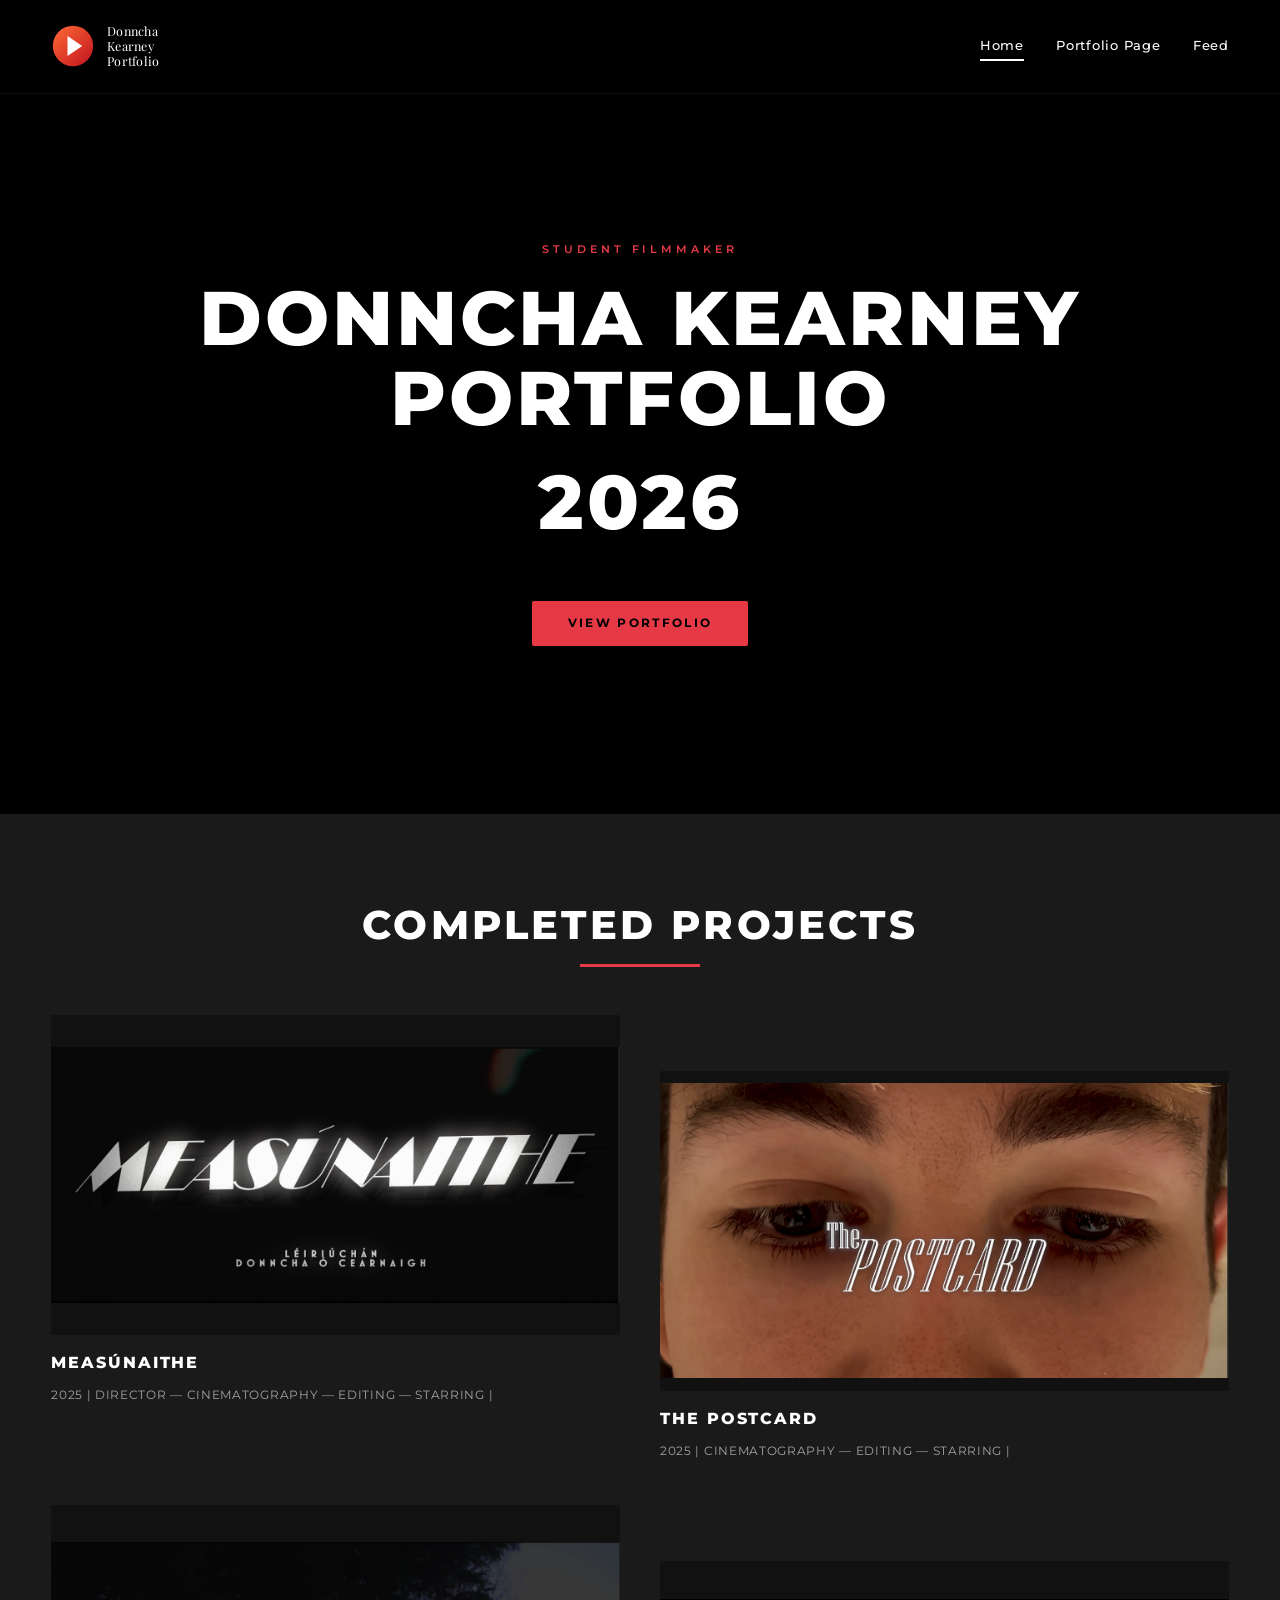
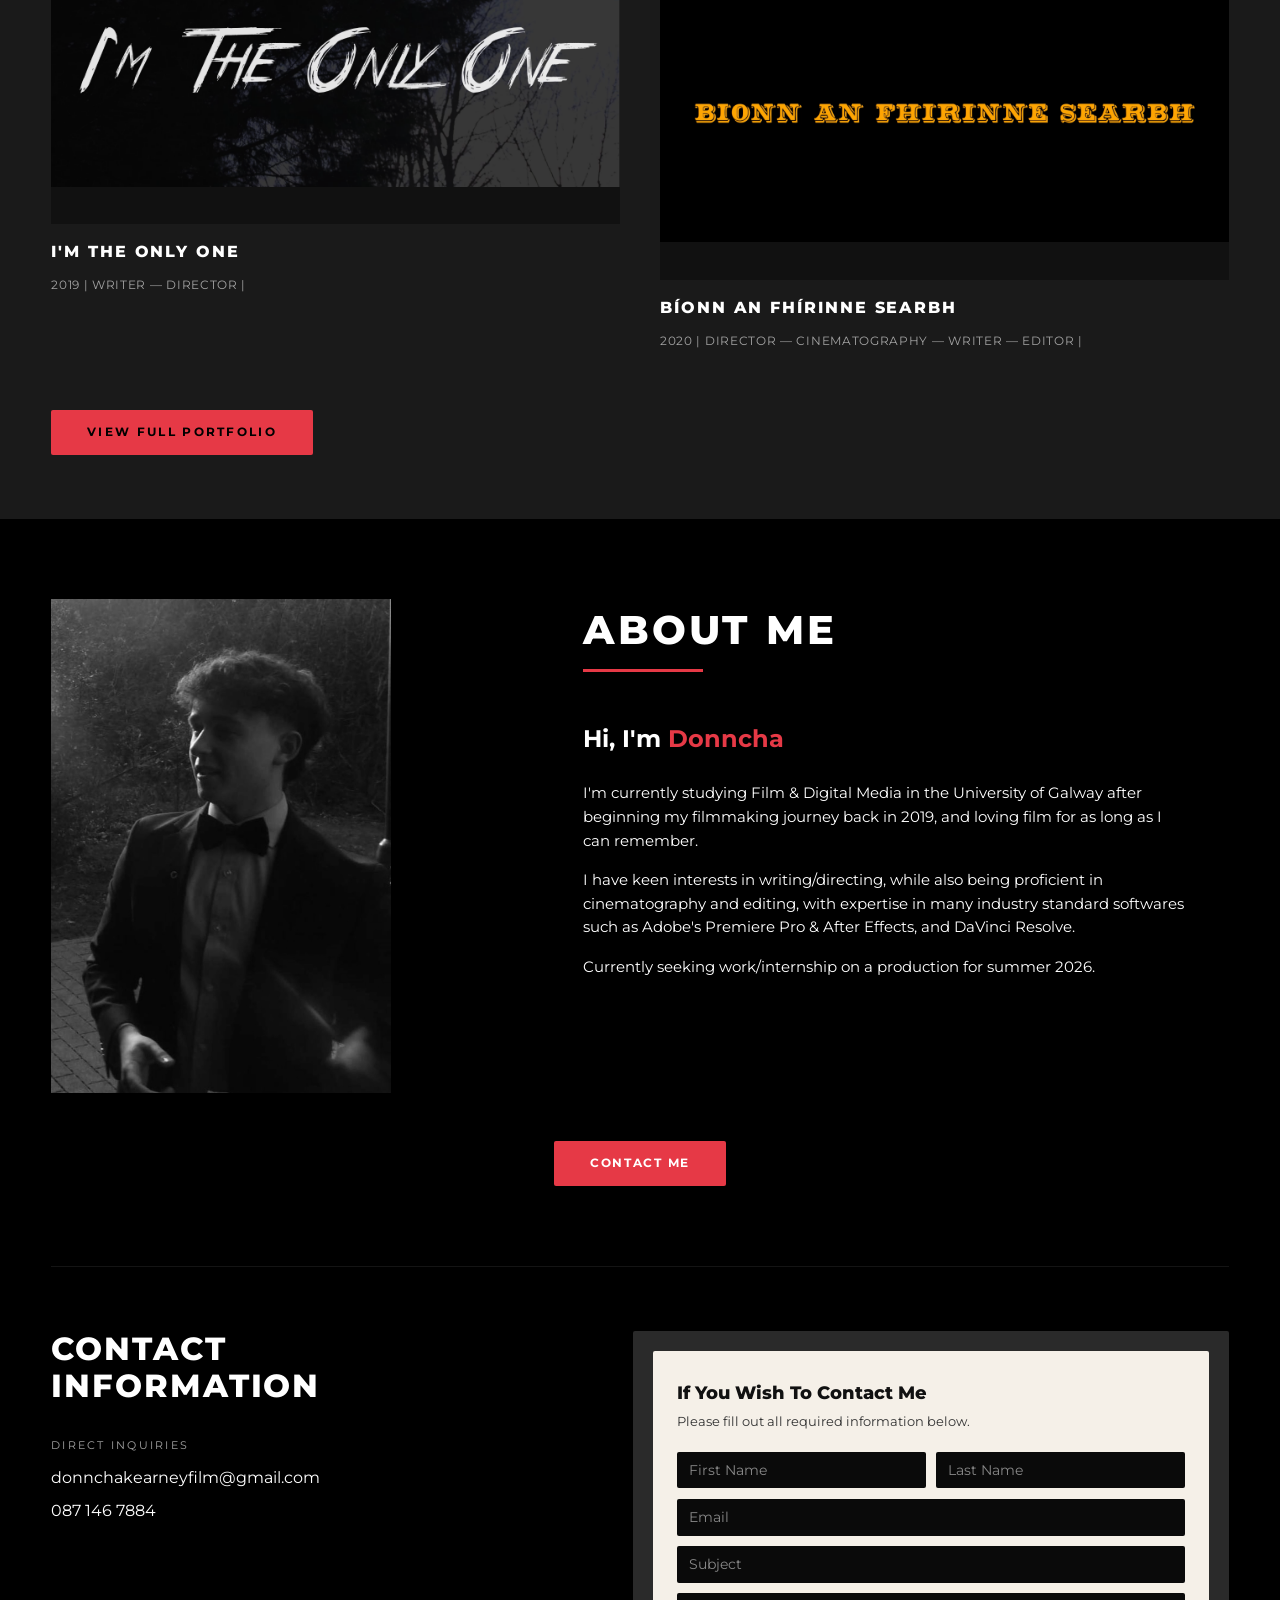
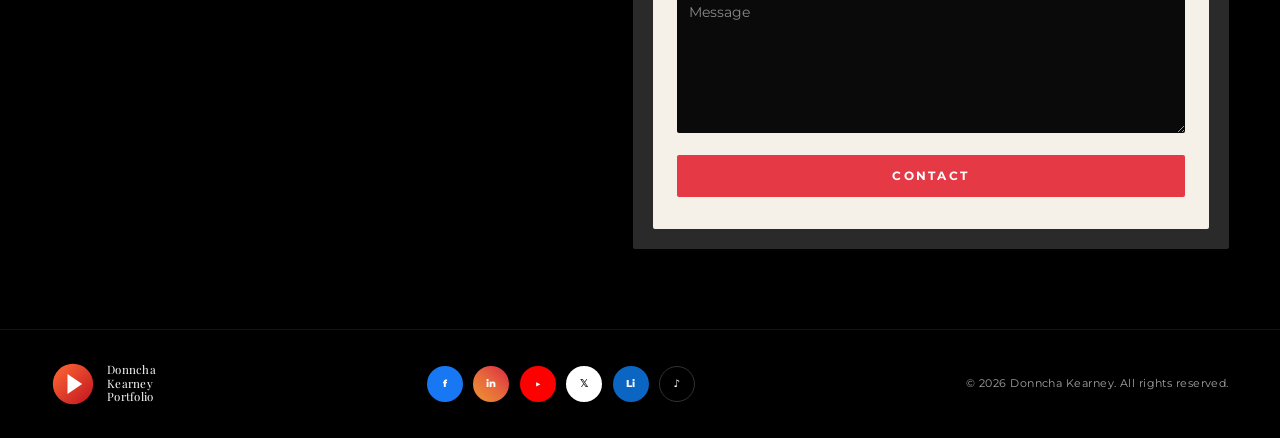
<file: index.html>
<!DOCTYPE html>
<html lang="en">
  <head>
    <meta charset="UTF-8" />
    <meta name="viewport" content="width=device-width, initial-scale=1.0" />
    <title>Donncha Kearney — Portfolio</title>
    <link rel="preconnect" href="https://fonts.googleapis.com" />
    <link rel="preconnect" href="https://fonts.gstatic.com" crossorigin />
    <link
      href="https://fonts.googleapis.com/css2?family=Montserrat:wght@400;500;600;700;800&family=Playfair+Display:wght@500;600&display=swap"
      rel="stylesheet"
    />
    <link rel="stylesheet" href="css/styles.css" />
  </head>
  <body>
    <header class="site-header site-header--fixed">
      <a href="index.html" class="brand" aria-label="Donncha Kearney Portfolio home">
        <svg class="brand__icon" viewBox="0 0 48 48" aria-hidden="true">
          <defs>
            <linearGradient id="logoGrad" x1="0%" y1="0%" x2="100%" y2="100%">
              <stop offset="0%" style="stop-color: #ff6b35" />
              <stop offset="100%" style="stop-color: #c1121f" />
            </linearGradient>
          </defs>
          <circle cx="24" cy="24" r="22" fill="url(#logoGrad)" />
          <path d="M18 13v22l16-11-16-11z" fill="#ffffff" />
        </svg>
        <span class="brand__text">
          <span>Donncha</span>
          <span>Kearney</span>
          <span>Portfolio</span>
        </span>
      </a>
      <nav class="site-nav" aria-label="Primary">
        <a href="index.html" class="is-active">Home</a>
        <a href="portfolio.html">Portfolio Page</a>
        <a href="feed.html">Feed</a>
      </nav>
    </header>

    <section class="hero">
      <p class="hero__kicker">Student Filmmaker</p>
      <h1 class="hero__title">Donncha Kearney</h1>
      <p class="hero__title">Portfolio</p>
      <p class="hero__year">2026</p>
      <a class="btn btn--primary hero__cta" href="portfolio.html">View Portfolio</a>
    </section>

    <section class="completed" id="work">
      <div class="completed__inner">
        <h2 class="section-title">Completed Projects</h2>
        <hr class="section-title__line" />
        <div class="completed-grid">
          <div>
            <a href="project-measunaithe.html" class="project-card">
              <div class="project-card__media">
                <img
                  src="assets/STILLS/measunaithe-titlecard.png"
                  alt="Still from Measúnaithe"
                  loading="lazy"
                />
              </div>
              <h3 class="project-card__title">Measúnaithe</h3>
              <p class="project-card__meta">
                2025 | Director — Cinematography — Editing — Starring |
              </p>
            </a>
          </div>
          <div class="completed-grid__col--offset">
            <a href="project-the-postcard.html" class="project-card">
              <div class="project-card__media">
                <img
                  src="assets/STILLS/the-postcard-titlecard.png"
                  alt="Still from The Postcard"
                  loading="lazy"
                />
              </div>
              <h3 class="project-card__title">The Postcard</h3>
              <p class="project-card__meta">2025 | Cinematography — Editing — Starring |</p>
            </a>
          </div>
          <div>
            <a href="project-im-the-only-one.html" class="project-card">
              <div class="project-card__media">
                <img
                  src="assets/STILLS/im-the-only-one-titlecard.png"
                  alt="Still from I'm The Only One"
                  loading="lazy"
                />
              </div>
              <h3 class="project-card__title">I'm The Only One</h3>
              <p class="project-card__meta">2019 | Writer — Director |</p>
            </a>
          </div>
          <div class="completed-grid__col--offset">
            <a href="project-bionn-an-fhirinne-searbh.html" class="project-card">
              <div class="project-card__media">
                <img
                  src="assets/STILLS/bionn-an-fhirinne-searbh-titlecard.png"
                  alt="Still from Bíonn an Fhírinne Searbh"
                  loading="lazy"
                />
              </div>
              <h3 class="project-card__title">Bíonn an Fhírinne Searbh</h3>
              <p class="project-card__meta">
                2020 | Director — Cinematography — Writer — Editor |
              </p>
            </a>
          </div>
        </div>
        <div class="completed__cta">
          <a class="btn btn--primary" href="portfolio.html">View Full Portfolio</a>
        </div>
      </div>
    </section>

    <section class="about-contact" id="about">
      <div class="about-contact__inner">
        <div class="about-grid">
          <div class="about__photo-wrap">
            <img
              src="assets/STILLS/donncha-portrait.jpg"
              alt="Donncha Kearney portrait"
              loading="lazy"
            />
          </div>
          <div class="about__copy">
            <h2 class="section-title section-title--left">About Me</h2>
            <hr class="section-title__line" />
            <p class="about__lead">Hi, I'm <span class="accent">Donncha</span></p>
            <div class="about__body">
              <p>
                I'm currently studying Film &amp; Digital Media in the University of Galway after
                beginning my filmmaking journey back in 2019, and loving film for as long as I can
                remember.
              </p>
              <p>
                I have keen interests in writing/directing, while also being proficient in
                cinematography and editing, with expertise in many industry standard softwares such
                as Adobe's Premiere Pro &amp; After Effects, and DaVinci Resolve.
              </p>
              <p>Currently seeking work/internship on a production for summer 2026.</p>
            </div>
          </div>
        </div>
        <div class="about__cta-wrap">
          <a class="btn btn--light" href="#contact">Contact Me</a>
        </div>

        <div class="contact-block" id="contact">
          <div>
            <h2 class="contact-block__heading">Contact<br />Information</h2>
            <p class="contact-block__label">Direct Inquiries</p>
            <p class="contact-block__detail">
              <a href="mailto:donnchakearneyfilm@gmail.com">donnchakearneyfilm@gmail.com</a>
            </p>
            <p class="contact-block__detail"><a href="tel:+353871467884">087 146 7884</a></p>
          </div>
          <div class="contact-form-wrap">
            <form
              class="contact-form"
              action="https://formsubmit.co/donnchakearneyfilm@gmail.com"
              method="POST"
            >
              <input type="hidden" name="_subject" value="Portfolio site message" />
              <h3>If You Wish To Contact Me</h3>
              <p class="sub">Please fill out all required information below.</p>
              <div class="row">
                <input type="text" name="first_name" placeholder="First Name" required />
                <input type="text" name="last_name" placeholder="Last Name" required />
              </div>
              <div class="row">
                <input style="grid-column: 1 / -1" type="email" name="email" placeholder="Email" required />
              </div>
              <div class="row">
                <input style="grid-column: 1 / -1" type="text" name="subject" placeholder="Subject" required />
              </div>
              <textarea name="message" placeholder="Message" required></textarea>
              <button type="submit" class="btn">Contact</button>
            </form>
          </div>
        </div>
      </div>
    </section>

    <footer class="site-footer">
      <a href="index.html" class="brand">
        <svg class="brand__icon" viewBox="0 0 48 48" aria-hidden="true">
          <defs>
            <linearGradient id="logoGradF" x1="0%" y1="0%" x2="100%" y2="100%">
              <stop offset="0%" style="stop-color: #ff6b35" />
              <stop offset="100%" style="stop-color: #c1121f" />
            </linearGradient>
          </defs>
          <circle cx="24" cy="24" r="22" fill="url(#logoGradF)" />
          <path d="M18 13v22l16-11-16-11z" fill="#ffffff" />
        </svg>
        <span class="brand__text">
          <span>Donncha</span>
          <span>Kearney</span>
          <span>Portfolio</span>
        </span>
      </a>
      <div class="social-row" aria-label="Social links">
        <a class="social--fb" href="#" aria-label="Facebook">f</a>
        <a class="social--ig" href="#" aria-label="Instagram">in</a>
        <a class="social--yt" href="#" aria-label="YouTube">▶</a>
        <a class="social--x" href="#" aria-label="X">𝕏</a>
        <a class="social--li" href="#" aria-label="LinkedIn">Li</a>
        <a class="social--tt" href="#" aria-label="TikTok">♪</a>
      </div>
      <p class="footer-copy">© 2026 Donncha Kearney. All rights reserved.</p>
    </footer>
  </body>
</html>
</file>
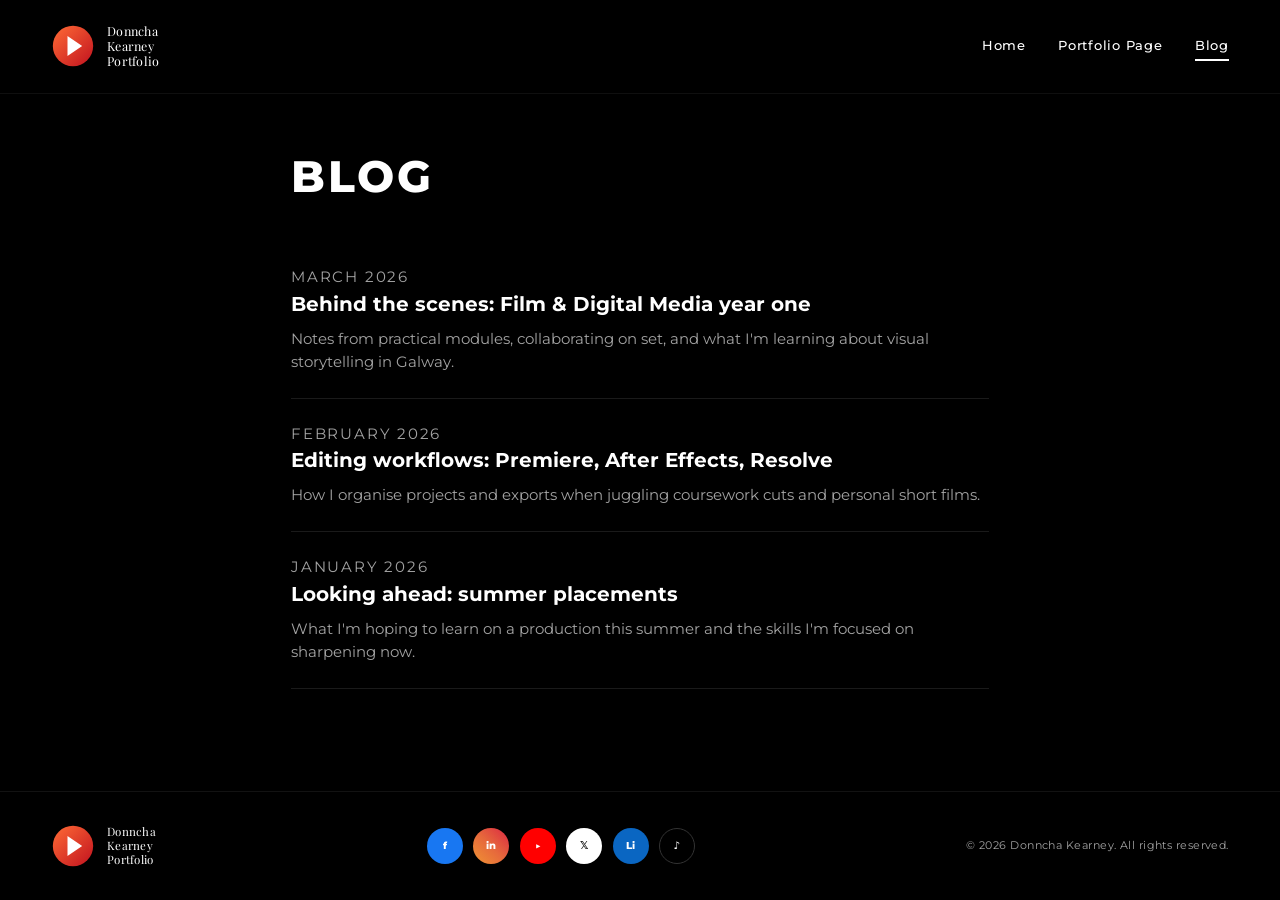
<file: blog.html>
<!DOCTYPE html>
<html lang="en">
  <head>
    <meta charset="UTF-8" />
    <meta name="viewport" content="width=device-width, initial-scale=1.0" />
    <title>Blog — Donncha Kearney</title>
    <link rel="preconnect" href="https://fonts.googleapis.com" />
    <link rel="preconnect" href="https://fonts.gstatic.com" crossorigin />
    <link
      href="https://fonts.googleapis.com/css2?family=Montserrat:wght@400;500;600;700;800&family=Playfair+Display:wght@500;600&display=swap"
      rel="stylesheet"
    />
    <link rel="stylesheet" href="css/styles.css" />
  </head>
  <body>
    <header class="site-header site-header--fixed">
      <a href="index.html" class="brand" aria-label="Donncha Kearney Portfolio home">
        <svg class="brand__icon" viewBox="0 0 48 48" aria-hidden="true">
          <defs>
            <linearGradient id="logoGradB" x1="0%" y1="0%" x2="100%" y2="100%">
              <stop offset="0%" style="stop-color: #ff6b35" />
              <stop offset="100%" style="stop-color: #c1121f" />
            </linearGradient>
          </defs>
          <circle cx="24" cy="24" r="22" fill="url(#logoGradB)" />
          <path d="M18 13v22l16-11-16-11z" fill="#ffffff" />
        </svg>
        <span class="brand__text">
          <span>Donncha</span>
          <span>Kearney</span>
          <span>Portfolio</span>
        </span>
      </a>
      <nav class="site-nav" aria-label="Primary">
        <a href="index.html">Home</a>
        <a href="portfolio.html">Portfolio Page</a>
        <a href="blog.html" class="is-active">Blog</a>
      </nav>
    </header>

    <main class="blog-main">
      <h1>Blog</h1>
      <article class="blog-post">
        <p class="blog-post__date">March 2026</p>
        <h2>Behind the scenes: Film &amp; Digital Media year one</h2>
        <p>
          Notes from practical modules, collaborating on set, and what I'm learning about visual
          storytelling in Galway.
        </p>
      </article>
      <article class="blog-post">
        <p class="blog-post__date">February 2026</p>
        <h2>Editing workflows: Premiere, After Effects, Resolve</h2>
        <p>
          How I organise projects and exports when juggling coursework cuts and personal short
          films.
        </p>
      </article>
      <article class="blog-post">
        <p class="blog-post__date">January 2026</p>
        <h2>Looking ahead: summer placements</h2>
        <p>
          What I'm hoping to learn on a production this summer and the skills I'm focused on
          sharpening now.
        </p>
      </article>
    </main>

    <footer class="site-footer">
      <a href="index.html" class="brand">
        <svg class="brand__icon" viewBox="0 0 48 48" aria-hidden="true">
          <defs>
            <linearGradient id="logoGradBF" x1="0%" y1="0%" x2="100%" y2="100%">
              <stop offset="0%" style="stop-color: #ff6b35" />
              <stop offset="100%" style="stop-color: #c1121f" />
            </linearGradient>
          </defs>
          <circle cx="24" cy="24" r="22" fill="url(#logoGradBF)" />
          <path d="M18 13v22l16-11-16-11z" fill="#ffffff" />
        </svg>
        <span class="brand__text">
          <span>Donncha</span>
          <span>Kearney</span>
          <span>Portfolio</span>
        </span>
      </a>
      <div class="social-row" aria-label="Social links">
        <a class="social--fb" href="#" aria-label="Facebook">f</a>
        <a class="social--ig" href="#" aria-label="Instagram">in</a>
        <a class="social--yt" href="#" aria-label="YouTube">▶</a>
        <a class="social--x" href="#" aria-label="X">𝕏</a>
        <a class="social--li" href="#" aria-label="LinkedIn">Li</a>
        <a class="social--tt" href="#" aria-label="TikTok">♪</a>
      </div>
      <p class="footer-copy">© 2026 Donncha Kearney. All rights reserved.</p>
    </footer>
  </body>
</html>
</file>
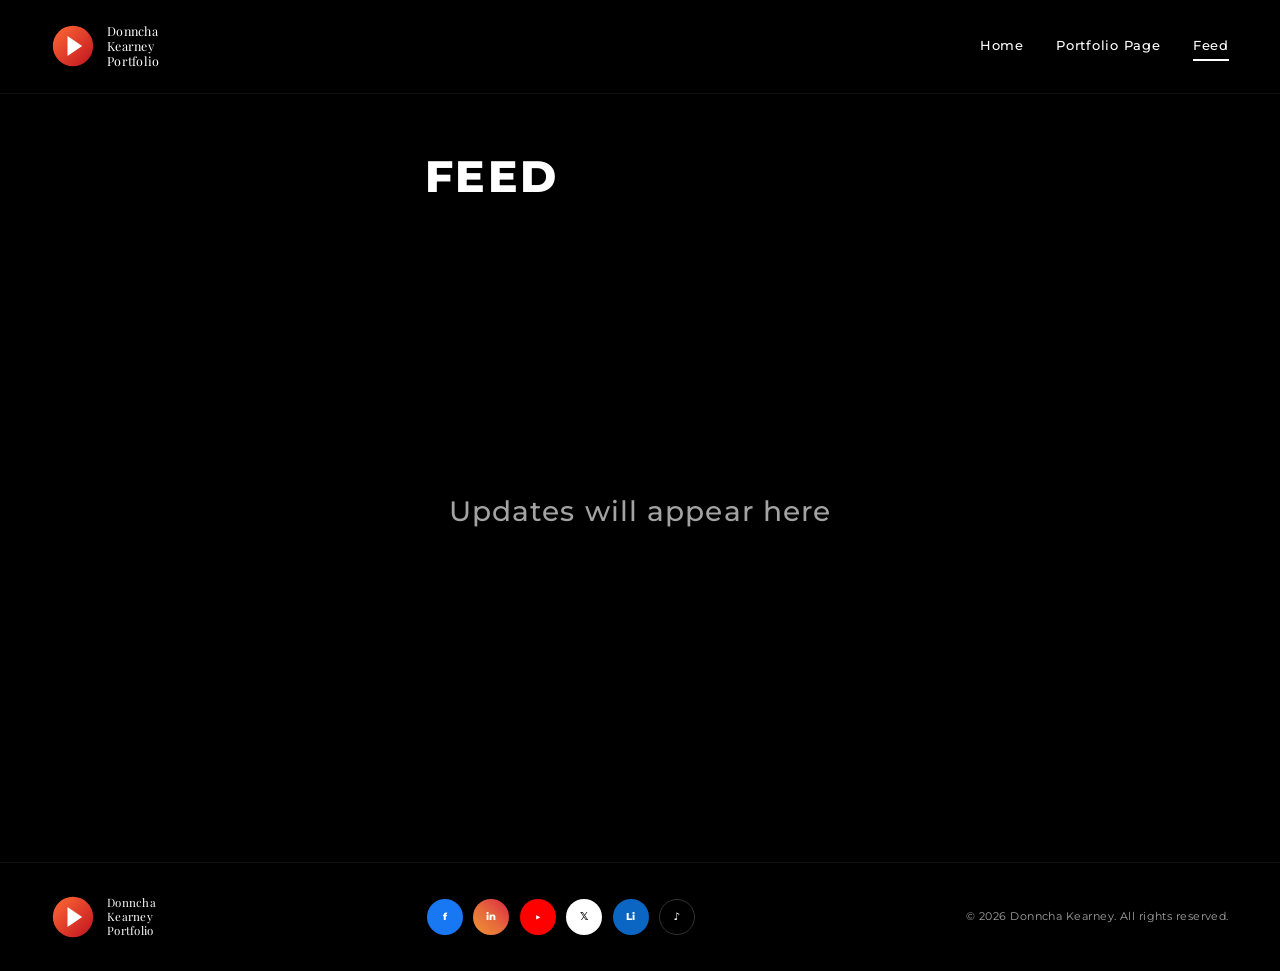
<file: feed.html>
<!DOCTYPE html>
<html lang="en">
  <head>
    <meta charset="UTF-8" />
    <meta name="viewport" content="width=device-width, initial-scale=1.0" />
    <title>Feed — Donncha Kearney</title>
    <link rel="preconnect" href="https://fonts.googleapis.com" />
    <link rel="preconnect" href="https://fonts.gstatic.com" crossorigin />
    <link
      href="https://fonts.googleapis.com/css2?family=Montserrat:wght@400;500;600;700;800&family=Playfair+Display:wght@500;600&display=swap"
      rel="stylesheet"
    />
    <link rel="stylesheet" href="css/styles.css" />
  </head>
  <body>
    <header class="site-header site-header--fixed">
      <a href="index.html" class="brand" aria-label="Donncha Kearney Portfolio home">
        <svg class="brand__icon" viewBox="0 0 48 48" aria-hidden="true">
          <defs>
            <linearGradient id="logoGradF" x1="0%" y1="0%" x2="100%" y2="100%">
              <stop offset="0%" style="stop-color: #ff6b35" />
              <stop offset="100%" style="stop-color: #c1121f" />
            </linearGradient>
          </defs>
          <circle cx="24" cy="24" r="22" fill="url(#logoGradF)" />
          <path d="M18 13v22l16-11-16-11z" fill="#ffffff" />
        </svg>
        <span class="brand__text">
          <span>Donncha</span>
          <span>Kearney</span>
          <span>Portfolio</span>
        </span>
      </a>
      <nav class="site-nav" aria-label="Primary">
        <a href="index.html">Home</a>
        <a href="portfolio.html">Portfolio Page</a>
        <a href="feed.html" class="is-active">Feed</a>
      </nav>
    </header>

    <main class="blog-main">
      <h1>Feed</h1>
      <div class="feed-empty">
        <p>Updates will appear here</p>
      </div>
    </main>

    <footer class="site-footer">
      <a href="index.html" class="brand">
        <svg class="brand__icon" viewBox="0 0 48 48" aria-hidden="true">
          <defs>
            <linearGradient id="logoGradBF" x1="0%" y1="0%" x2="100%" y2="100%">
              <stop offset="0%" style="stop-color: #ff6b35" />
              <stop offset="100%" style="stop-color: #c1121f" />
            </linearGradient>
          </defs>
          <circle cx="24" cy="24" r="22" fill="url(#logoGradBF)" />
          <path d="M18 13v22l16-11-16-11z" fill="#ffffff" />
        </svg>
        <span class="brand__text">
          <span>Donncha</span>
          <span>Kearney</span>
          <span>Portfolio</span>
        </span>
      </a>
      <div class="social-row" aria-label="Social links">
        <a class="social--fb" href="#" aria-label="Facebook">f</a>
        <a class="social--ig" href="#" aria-label="Instagram">in</a>
        <a class="social--yt" href="#" aria-label="YouTube">▶</a>
        <a class="social--x" href="#" aria-label="X">𝕏</a>
        <a class="social--li" href="#" aria-label="LinkedIn">Li</a>
        <a class="social--tt" href="#" aria-label="TikTok">♪</a>
      </div>
      <p class="footer-copy">© 2026 Donncha Kearney. All rights reserved.</p>
    </footer>
  </body>
</html>
</file>
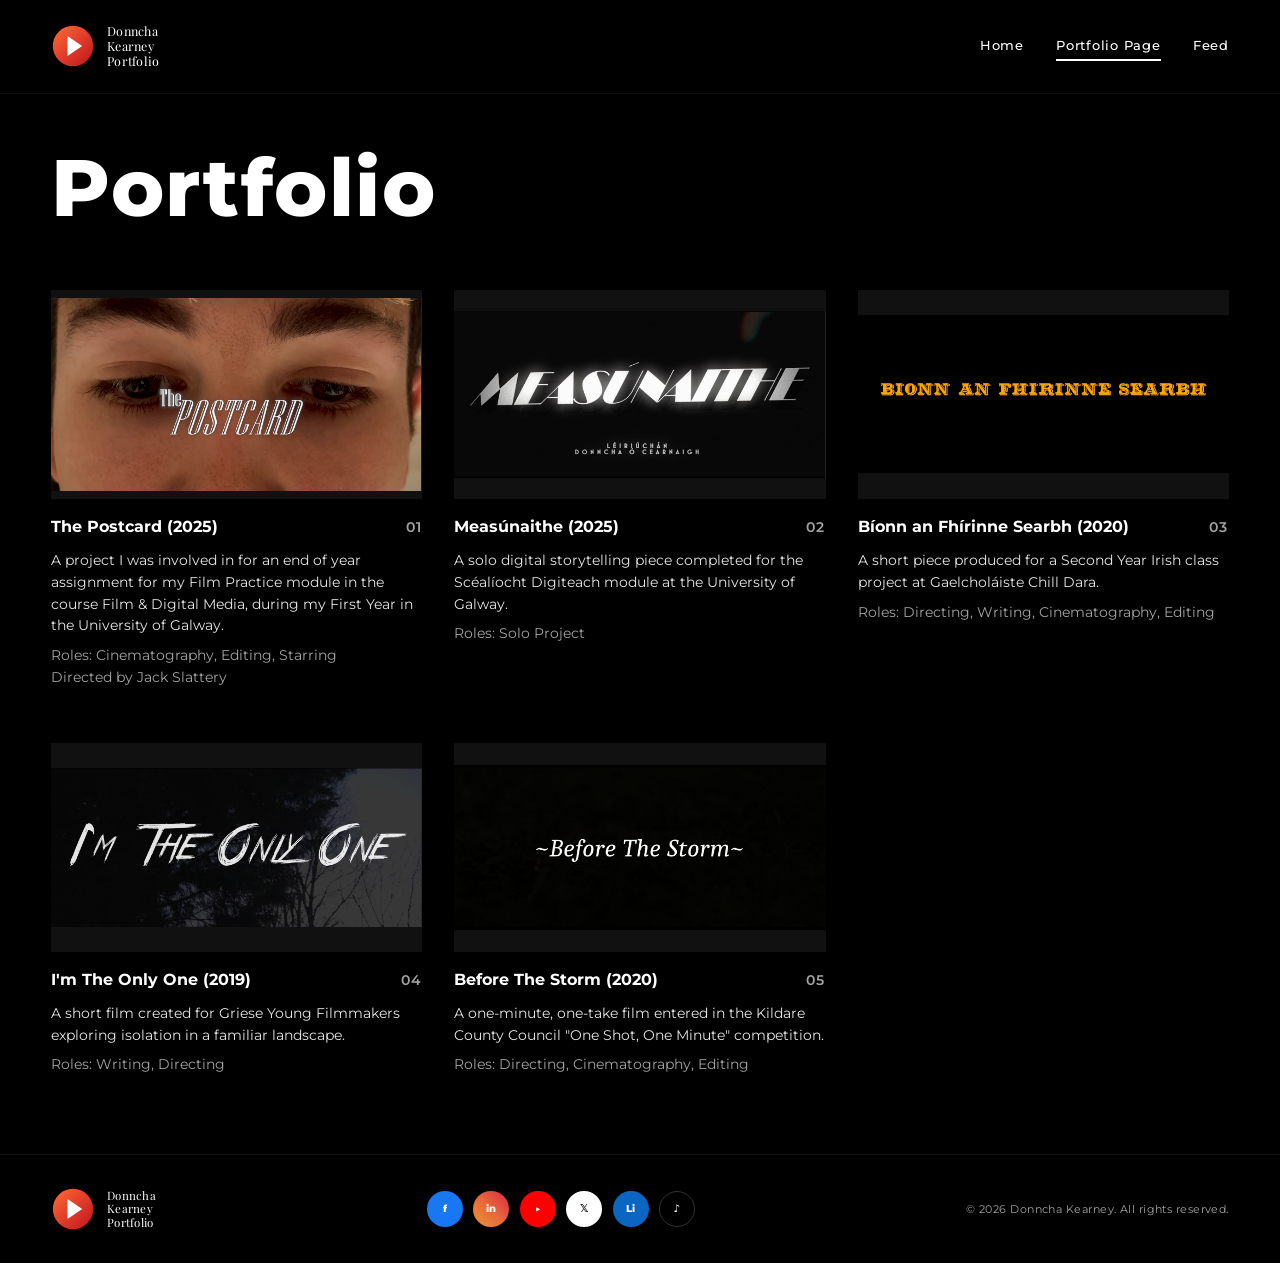
<file: portfolio.html>
<!DOCTYPE html>
<html lang="en">
  <head>
    <meta charset="UTF-8" />
    <meta name="viewport" content="width=device-width, initial-scale=1.0" />
    <title>Portfolio — Donncha Kearney</title>
    <link rel="preconnect" href="https://fonts.googleapis.com" />
    <link rel="preconnect" href="https://fonts.gstatic.com" crossorigin />
    <link
      href="https://fonts.googleapis.com/css2?family=Montserrat:wght@400;500;600;700;800&family=Playfair+Display:wght@500;600&display=swap"
      rel="stylesheet"
    />
    <link rel="stylesheet" href="css/styles.css" />
  </head>
  <body>
    <header class="site-header site-header--fixed">
      <a href="index.html" class="brand" aria-label="Donncha Kearney Portfolio home">
        <svg class="brand__icon" viewBox="0 0 48 48" aria-hidden="true">
          <defs>
            <linearGradient id="logoGradP" x1="0%" y1="0%" x2="100%" y2="100%">
              <stop offset="0%" style="stop-color: #ff6b35" />
              <stop offset="100%" style="stop-color: #c1121f" />
            </linearGradient>
          </defs>
          <circle cx="24" cy="24" r="22" fill="url(#logoGradP)" />
          <path d="M18 13v22l16-11-16-11z" fill="#ffffff" />
        </svg>
        <span class="brand__text">
          <span>Donncha</span>
          <span>Kearney</span>
          <span>Portfolio</span>
        </span>
      </a>
      <nav class="site-nav" aria-label="Primary">
        <a href="index.html">Home</a>
        <a href="portfolio.html" class="is-active">Portfolio Page</a>
        <a href="feed.html">Feed</a>
      </nav>
    </header>

    <main class="page-main portfolio-inner">
      <h1 class="portfolio-title">Portfolio</h1>
      <div class="portfolio-grid">
        <a href="project-the-postcard.html" class="portfolio-item">
          <div class="portfolio-item__media">
            <img
              src="assets/STILLS/the-postcard-titlecard.png"
              alt="The Postcard thumbnail"
              loading="lazy"
            />
          </div>
          <div class="portfolio-item__head">
            <h2 class="portfolio-item__title">The Postcard (2025)</h2>
            <span class="portfolio-item__num">01</span>
          </div>
          <p class="portfolio-item__desc">
            A project I was involved in for an end of year assignment for my Film Practice module in the
            course Film &amp; Digital Media, during my First Year in the University of Galway.
          </p>
          <p class="portfolio-item__roles">
            Roles: Cinematography, Editing, Starring<br />
            Directed by Jack Slattery
          </p>
        </a>

        <a href="project-measunaithe.html" class="portfolio-item">
          <div class="portfolio-item__media">
            <img
              src="assets/STILLS/measunaithe-titlecard.png"
              alt="Measúnaithe thumbnail"
              loading="lazy"
            />
          </div>
          <div class="portfolio-item__head">
            <h2 class="portfolio-item__title">Measúnaithe (2025)</h2>
            <span class="portfolio-item__num">02</span>
          </div>
          <p class="portfolio-item__desc">
            A solo digital storytelling piece completed for the Scéalíocht Digiteach module at the University
            of Galway.
          </p>
          <p class="portfolio-item__roles">Roles: Solo Project</p>
        </a>

        <a href="project-bionn-an-fhirinne-searbh.html" class="portfolio-item">
          <div class="portfolio-item__media">
            <img
              src="assets/STILLS/bionn-an-fhirinne-searbh-titlecard.png"
              alt="Bíonn an Fhírinne Searbh thumbnail"
              loading="lazy"
            />
          </div>
          <div class="portfolio-item__head">
            <h2 class="portfolio-item__title">Bíonn an Fhírinne Searbh (2020)</h2>
            <span class="portfolio-item__num">03</span>
          </div>
          <p class="portfolio-item__desc">
            A short piece produced for a Second Year Irish class project at Gaelcholáiste Chill Dara.
          </p>
          <p class="portfolio-item__roles">
            Roles: Directing, Writing, Cinematography, Editing
          </p>
        </a>

        <a href="project-im-the-only-one.html" class="portfolio-item">
          <div class="portfolio-item__media">
            <img
              src="assets/STILLS/im-the-only-one-titlecard.png"
              alt="I'm The Only One thumbnail"
              loading="lazy"
            />
          </div>
          <div class="portfolio-item__head">
            <h2 class="portfolio-item__title">I'm The Only One (2019)</h2>
            <span class="portfolio-item__num">04</span>
          </div>
          <p class="portfolio-item__desc">
            A short film created for Griese Young Filmmakers exploring isolation in a familiar landscape.
          </p>
          <p class="portfolio-item__roles">Roles: Writing, Directing</p>
        </a>

        <a href="project-before-the-storm.html" class="portfolio-item">
          <div class="portfolio-item__media">
            <img
              src="assets/STILLS/before-the-storm-titlecard.png"
              alt="Before The Storm thumbnail"
              loading="lazy"
            />
          </div>
          <div class="portfolio-item__head">
            <h2 class="portfolio-item__title">Before The Storm (2020)</h2>
            <span class="portfolio-item__num">05</span>
          </div>
          <p class="portfolio-item__desc">
            A one-minute, one-take film entered in the Kildare County Council &quot;One Shot, One
            Minute&quot; competition.
          </p>
          <p class="portfolio-item__roles">
            Roles: Directing, Cinematography, Editing
          </p>
        </a>
      </div>
    </main>

    <footer class="site-footer">
      <a href="index.html" class="brand">
        <svg class="brand__icon" viewBox="0 0 48 48" aria-hidden="true">
          <defs>
            <linearGradient id="logoGradPF" x1="0%" y1="0%" x2="100%" y2="100%">
              <stop offset="0%" style="stop-color: #ff6b35" />
              <stop offset="100%" style="stop-color: #c1121f" />
            </linearGradient>
          </defs>
          <circle cx="24" cy="24" r="22" fill="url(#logoGradPF)" />
          <path d="M18 13v22l16-11-16-11z" fill="#ffffff" />
        </svg>
        <span class="brand__text">
          <span>Donncha</span>
          <span>Kearney</span>
          <span>Portfolio</span>
        </span>
      </a>
      <div class="social-row" aria-label="Social links">
        <a class="social--fb" href="#" aria-label="Facebook">f</a>
        <a class="social--ig" href="#" aria-label="Instagram">in</a>
        <a class="social--yt" href="#" aria-label="YouTube">▶</a>
        <a class="social--x" href="#" aria-label="X">𝕏</a>
        <a class="social--li" href="#" aria-label="LinkedIn">Li</a>
        <a class="social--tt" href="#" aria-label="TikTok">♪</a>
      </div>
      <p class="footer-copy">© 2026 Donncha Kearney. All rights reserved.</p>
    </footer>
  </body>
</html>
</file>
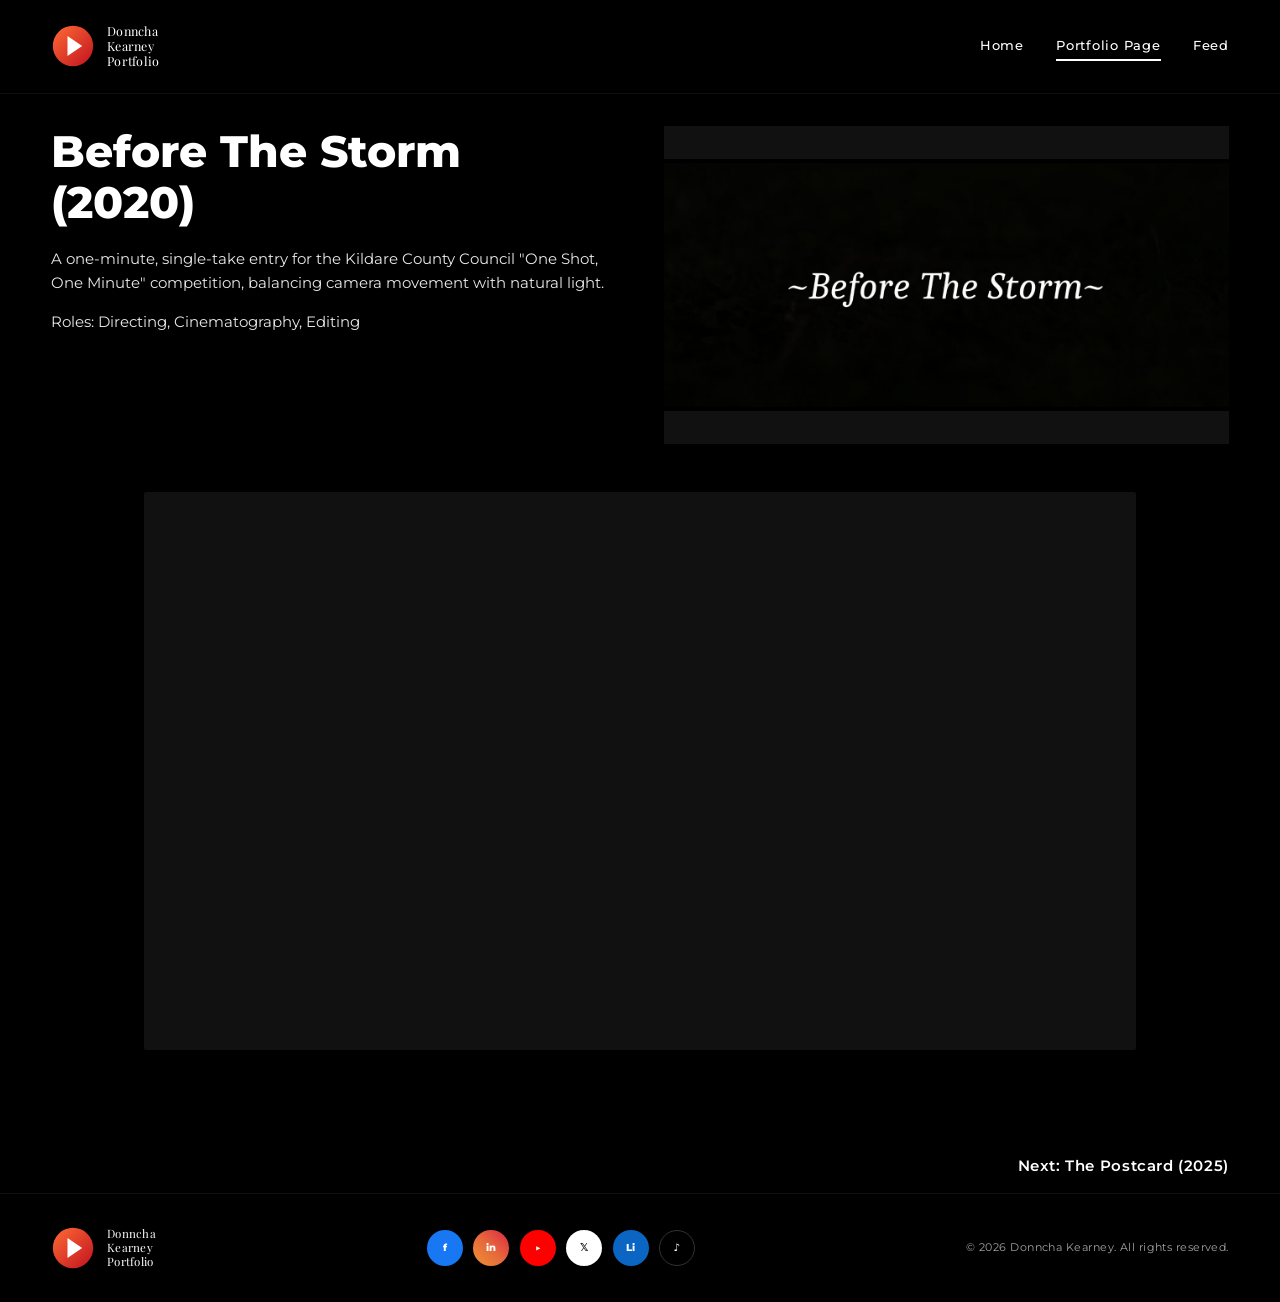
<file: project-before-the-storm.html>
<!DOCTYPE html>
<html lang="en">
  <head>
    <meta charset="UTF-8" />
    <meta name="viewport" content="width=device-width, initial-scale=1.0" />
    <title>Before The Storm (2020) — Donncha Kearney</title>
    <link rel="preconnect" href="https://fonts.googleapis.com" />
    <link rel="preconnect" href="https://fonts.gstatic.com" crossorigin />
    <link
      href="https://fonts.googleapis.com/css2?family=Montserrat:wght@400;500;600;700;800&family=Playfair+Display:wght@500;600&display=swap"
      rel="stylesheet"
    />
    <link rel="stylesheet" href="css/styles.css" />
  </head>
  <body>
    <header class="site-header site-header--fixed">
      <a href="index.html" class="brand" aria-label="Donncha Kearney Portfolio home">
        <svg class="brand__icon" viewBox="0 0 48 48" aria-hidden="true">
          <defs>
            <linearGradient id="lgS" x1="0%" y1="0%" x2="100%" y2="100%">
              <stop offset="0%" style="stop-color: #ff6b35" />
              <stop offset="100%" style="stop-color: #c1121f" />
            </linearGradient>
          </defs>
          <circle cx="24" cy="24" r="22" fill="url(#lgS)" />
          <path d="M18 13v22l16-11-16-11z" fill="#ffffff" />
        </svg>
        <span class="brand__text">
          <span>Donncha</span>
          <span>Kearney</span>
          <span>Portfolio</span>
        </span>
      </a>
      <nav class="site-nav" aria-label="Primary">
        <a href="index.html">Home</a>
        <a href="portfolio.html" class="is-active">Portfolio Page</a>
        <a href="feed.html">Feed</a>
      </nav>
    </header>

    <section class="project-split">
      <div class="project-split__grid">
        <div>
          <h1 class="project-split__title">Before The Storm (2020)</h1>
          <div class="project-split__body">
            <p>
              A one-minute, single-take entry for the Kildare County Council &quot;One Shot, One Minute&quot;
              competition, balancing camera movement with natural light.
            </p>
            <p>Roles: Directing, Cinematography, Editing</p>
          </div>
        </div>
        <div class="project-split__visual">
          <img
            src="assets/STILLS/before-the-storm-titlecard.png"
            alt="Before The Storm still"
            width="1400"
            height="875"
            loading="lazy"
          />
        </div>
      </div>
      <div class="video-block">
        <div class="video-block__inner">
          <iframe
            title="Before The Storm — embedded video"
            allow="accelerometer; autoplay; clipboard-write; encrypted-media; gyroscope; picture-in-picture; web-share"
            allowfullscreen
            loading="lazy"
            data-youtube-key="storm"
          ></iframe>
        </div>
      </div>
    </section>

    <a class="project-next" href="project-the-postcard.html">Next: The Postcard (2025)</a>

    <footer class="site-footer">
      <a href="index.html" class="brand">
        <svg class="brand__icon" viewBox="0 0 48 48" aria-hidden="true">
          <defs>
            <linearGradient id="lgSF" x1="0%" y1="0%" x2="100%" y2="100%">
              <stop offset="0%" style="stop-color: #ff6b35" />
              <stop offset="100%" style="stop-color: #c1121f" />
            </linearGradient>
          </defs>
          <circle cx="24" cy="24" r="22" fill="url(#lgSF)" />
          <path d="M18 13v22l16-11-16-11z" fill="#ffffff" />
        </svg>
        <span class="brand__text">
          <span>Donncha</span>
          <span>Kearney</span>
          <span>Portfolio</span>
        </span>
      </a>
      <div class="social-row" aria-label="Social links">
        <a class="social--fb" href="#" aria-label="Facebook">f</a>
        <a class="social--ig" href="#" aria-label="Instagram">in</a>
        <a class="social--yt" href="#" aria-label="YouTube">▶</a>
        <a class="social--x" href="#" aria-label="X">𝕏</a>
        <a class="social--li" href="#" aria-label="LinkedIn">Li</a>
        <a class="social--tt" href="#" aria-label="TikTok">♪</a>
      </div>
      <p class="footer-copy">© 2026 Donncha Kearney. All rights reserved.</p>
    </footer>
    <script src="js/videos.js"></script>
    <script src="js/embed.js"></script>
  </body>
</html>
</file>
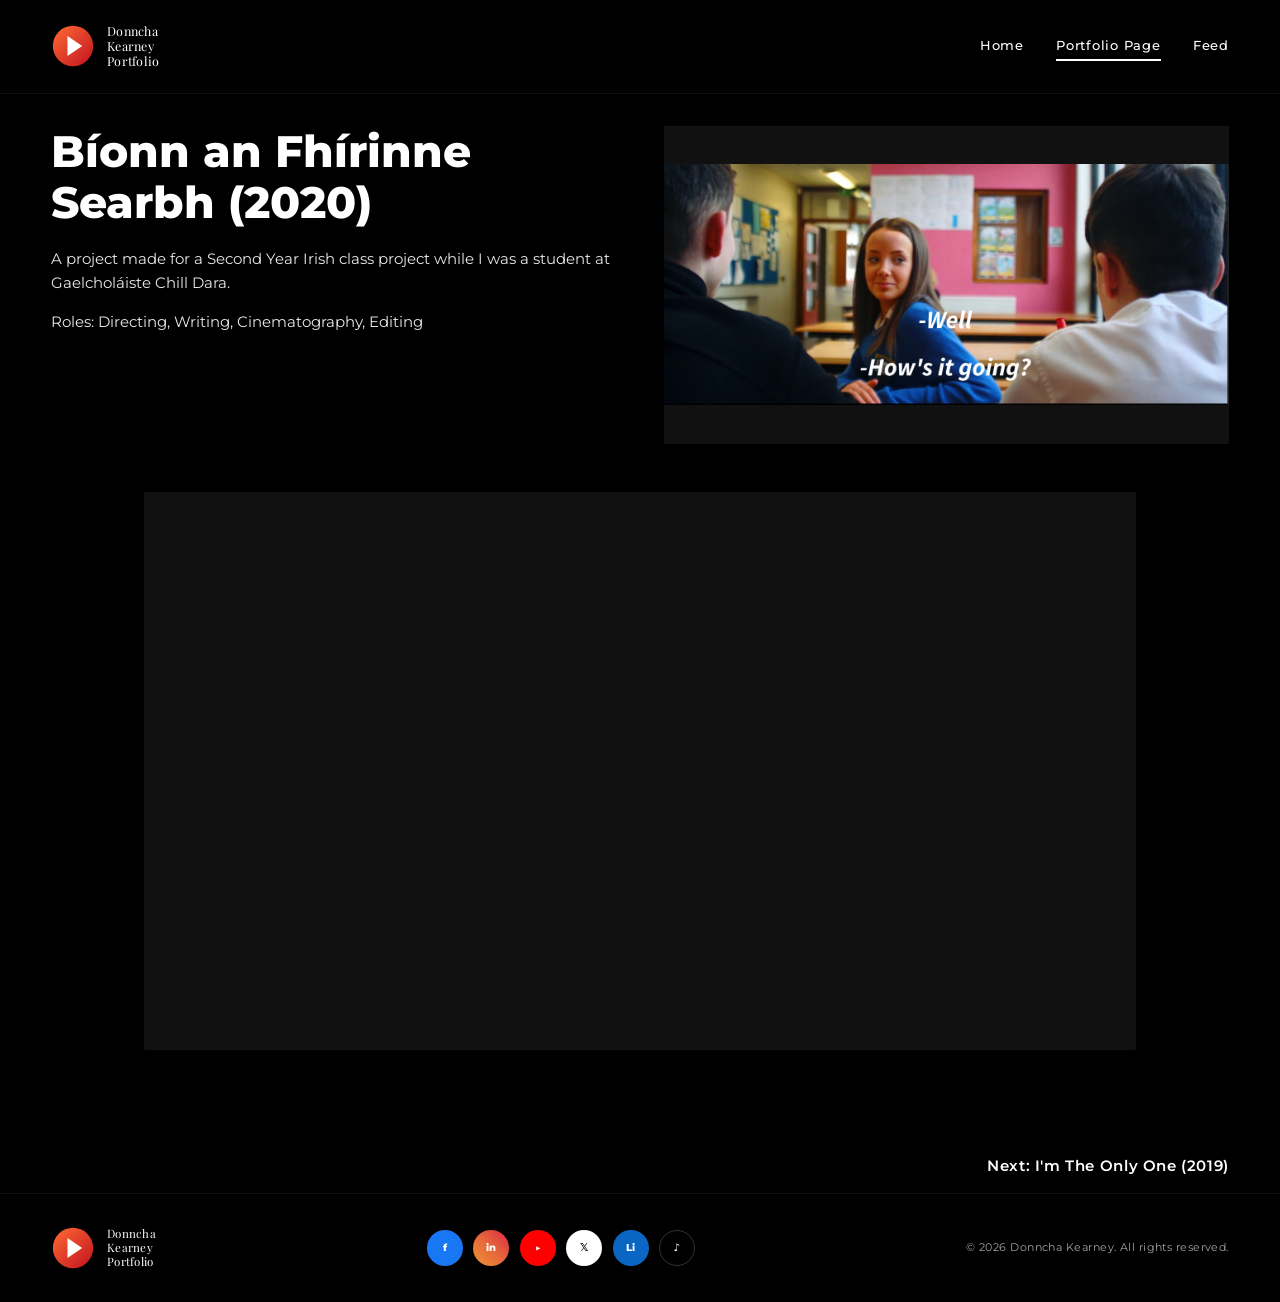
<file: project-bionn-an-fhirinne-searbh.html>
<!DOCTYPE html>
<html lang="en">
  <head>
    <meta charset="UTF-8" />
    <meta name="viewport" content="width=device-width, initial-scale=1.0" />
    <title>Bíonn an Fhírinne Searbh (2020) — Donncha Kearney</title>
    <link rel="preconnect" href="https://fonts.googleapis.com" />
    <link rel="preconnect" href="https://fonts.gstatic.com" crossorigin />
    <link
      href="https://fonts.googleapis.com/css2?family=Montserrat:wght@400;500;600;700;800&family=Playfair+Display:wght@500;600&display=swap"
      rel="stylesheet"
    />
    <link rel="stylesheet" href="css/styles.css" />
  </head>
  <body>
    <header class="site-header site-header--fixed">
      <a href="index.html" class="brand" aria-label="Donncha Kearney Portfolio home">
        <svg class="brand__icon" viewBox="0 0 48 48" aria-hidden="true">
          <defs>
            <linearGradient id="lgB" x1="0%" y1="0%" x2="100%" y2="100%">
              <stop offset="0%" style="stop-color: #ff6b35" />
              <stop offset="100%" style="stop-color: #c1121f" />
            </linearGradient>
          </defs>
          <circle cx="24" cy="24" r="22" fill="url(#lgB)" />
          <path d="M18 13v22l16-11-16-11z" fill="#ffffff" />
        </svg>
        <span class="brand__text">
          <span>Donncha</span>
          <span>Kearney</span>
          <span>Portfolio</span>
        </span>
      </a>
      <nav class="site-nav" aria-label="Primary">
        <a href="index.html">Home</a>
        <a href="portfolio.html" class="is-active">Portfolio Page</a>
        <a href="feed.html">Feed</a>
      </nav>
    </header>

    <section class="project-split">
      <div class="project-split__grid">
        <div>
          <h1 class="project-split__title">Bíonn an Fhírinne Searbh (2020)</h1>
          <div class="project-split__body">
            <p>
              A project made for a Second Year Irish class project while I was a student at Gaelcholáiste Chill Dara.
            </p>
            <p>Roles: Directing, Writing, Cinematography, Editing</p>
          </div>
        </div>
        <div class="project-split__visual">
          <img
            src="assets/STILLS/bionn-an-fhirinne-searbh-still.png"
            alt="Bíonn an Fhírinne Searbh still"
            width="1400"
            height="875"
            loading="lazy"
          />
        </div>
      </div>
      <div class="video-block">
        <div class="video-block__inner">
          <iframe
            title="Bíonn an Fhírinne Searbh — embedded video"
            allow="accelerometer; autoplay; clipboard-write; encrypted-media; gyroscope; picture-in-picture; web-share"
            allowfullscreen
            loading="lazy"
            data-youtube-key="bhf"
          ></iframe>
        </div>
      </div>
    </section>

    <a class="project-next" href="project-im-the-only-one.html">Next: I'm The Only One (2019)</a>

    <footer class="site-footer">
      <a href="index.html" class="brand">
        <svg class="brand__icon" viewBox="0 0 48 48" aria-hidden="true">
          <defs>
            <linearGradient id="lgBF" x1="0%" y1="0%" x2="100%" y2="100%">
              <stop offset="0%" style="stop-color: #ff6b35" />
              <stop offset="100%" style="stop-color: #c1121f" />
            </linearGradient>
          </defs>
          <circle cx="24" cy="24" r="22" fill="url(#lgBF)" />
          <path d="M18 13v22l16-11-16-11z" fill="#ffffff" />
        </svg>
        <span class="brand__text">
          <span>Donncha</span>
          <span>Kearney</span>
          <span>Portfolio</span>
        </span>
      </a>
      <div class="social-row" aria-label="Social links">
        <a class="social--fb" href="#" aria-label="Facebook">f</a>
        <a class="social--ig" href="#" aria-label="Instagram">in</a>
        <a class="social--yt" href="#" aria-label="YouTube">▶</a>
        <a class="social--x" href="#" aria-label="X">𝕏</a>
        <a class="social--li" href="#" aria-label="LinkedIn">Li</a>
        <a class="social--tt" href="#" aria-label="TikTok">♪</a>
      </div>
      <p class="footer-copy">© 2026 Donncha Kearney. All rights reserved.</p>
    </footer>
    <script src="js/videos.js"></script>
    <script src="js/embed.js"></script>
  </body>
</html>
</file>
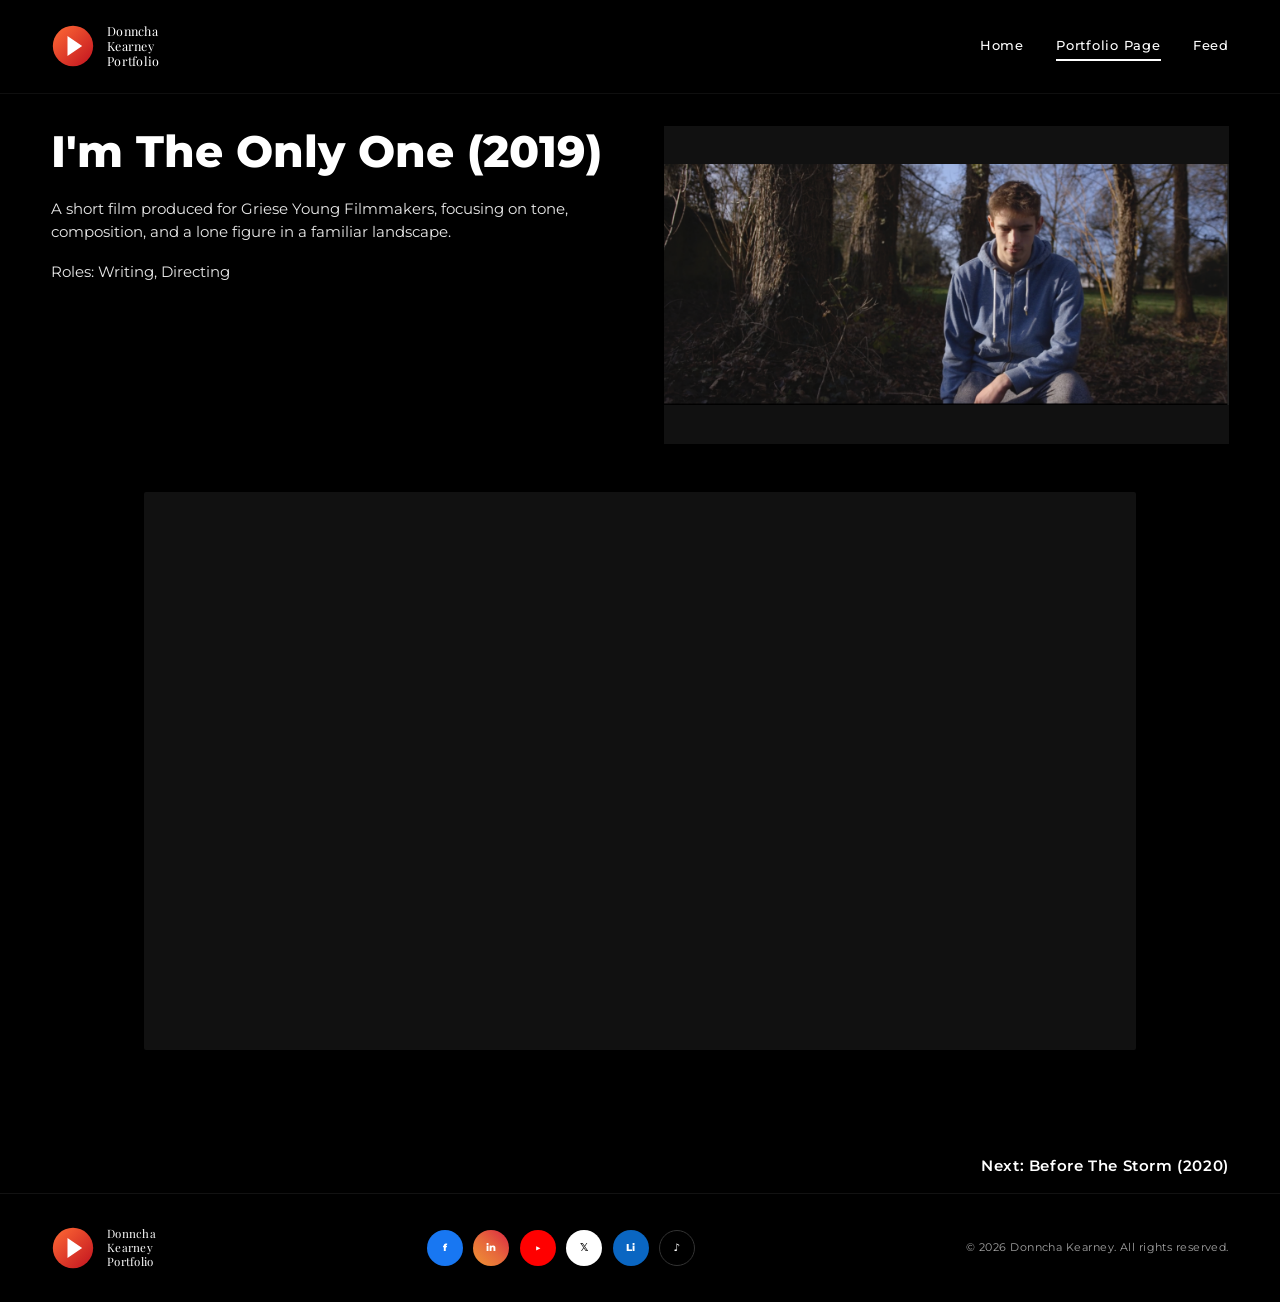
<file: project-im-the-only-one.html>
<!DOCTYPE html>
<html lang="en">
  <head>
    <meta charset="UTF-8" />
    <meta name="viewport" content="width=device-width, initial-scale=1.0" />
    <title>I'm The Only One (2019) — Donncha Kearney</title>
    <link rel="preconnect" href="https://fonts.googleapis.com" />
    <link rel="preconnect" href="https://fonts.gstatic.com" crossorigin />
    <link
      href="https://fonts.googleapis.com/css2?family=Montserrat:wght@400;500;600;700;800&family=Playfair+Display:wght@500;600&display=swap"
      rel="stylesheet"
    />
    <link rel="stylesheet" href="css/styles.css" />
  </head>
  <body>
    <header class="site-header site-header--fixed">
      <a href="index.html" class="brand" aria-label="Donncha Kearney Portfolio home">
        <svg class="brand__icon" viewBox="0 0 48 48" aria-hidden="true">
          <defs>
            <linearGradient id="lgO" x1="0%" y1="0%" x2="100%" y2="100%">
              <stop offset="0%" style="stop-color: #ff6b35" />
              <stop offset="100%" style="stop-color: #c1121f" />
            </linearGradient>
          </defs>
          <circle cx="24" cy="24" r="22" fill="url(#lgO)" />
          <path d="M18 13v22l16-11-16-11z" fill="#ffffff" />
        </svg>
        <span class="brand__text">
          <span>Donncha</span>
          <span>Kearney</span>
          <span>Portfolio</span>
        </span>
      </a>
      <nav class="site-nav" aria-label="Primary">
        <a href="index.html">Home</a>
        <a href="portfolio.html" class="is-active">Portfolio Page</a>
        <a href="feed.html">Feed</a>
      </nav>
    </header>

    <section class="project-split">
      <div class="project-split__grid">
        <div>
          <h1 class="project-split__title">I'm The Only One (2019)</h1>
          <div class="project-split__body">
            <p>
              A short film produced for Griese Young Filmmakers, focusing on tone, composition, and a lone
              figure in a familiar landscape.
            </p>
            <p>Roles: Writing, Directing</p>
          </div>
        </div>
        <div class="project-split__visual">
          <img
            src="assets/STILLS/im-the-only-one-still.png"
            alt="I'm The Only One still"
            width="1400"
            height="875"
            loading="lazy"
          />
        </div>
      </div>
      <div class="video-block">
        <div class="video-block__inner">
          <iframe
            title="I'm The Only One — embedded video"
            allow="accelerometer; autoplay; clipboard-write; encrypted-media; gyroscope; picture-in-picture; web-share"
            allowfullscreen
            loading="lazy"
            data-youtube-key="onlyone"
          ></iframe>
        </div>
      </div>
    </section>

    <a class="project-next" href="project-before-the-storm.html">Next: Before The Storm (2020)</a>

    <footer class="site-footer">
      <a href="index.html" class="brand">
        <svg class="brand__icon" viewBox="0 0 48 48" aria-hidden="true">
          <defs>
            <linearGradient id="lgOF" x1="0%" y1="0%" x2="100%" y2="100%">
              <stop offset="0%" style="stop-color: #ff6b35" />
              <stop offset="100%" style="stop-color: #c1121f" />
            </linearGradient>
          </defs>
          <circle cx="24" cy="24" r="22" fill="url(#lgOF)" />
          <path d="M18 13v22l16-11-16-11z" fill="#ffffff" />
        </svg>
        <span class="brand__text">
          <span>Donncha</span>
          <span>Kearney</span>
          <span>Portfolio</span>
        </span>
      </a>
      <div class="social-row" aria-label="Social links">
        <a class="social--fb" href="#" aria-label="Facebook">f</a>
        <a class="social--ig" href="#" aria-label="Instagram">in</a>
        <a class="social--yt" href="#" aria-label="YouTube">▶</a>
        <a class="social--x" href="#" aria-label="X">𝕏</a>
        <a class="social--li" href="#" aria-label="LinkedIn">Li</a>
        <a class="social--tt" href="#" aria-label="TikTok">♪</a>
      </div>
      <p class="footer-copy">© 2026 Donncha Kearney. All rights reserved.</p>
    </footer>
    <script src="js/videos.js"></script>
    <script src="js/embed.js"></script>
  </body>
</html>
</file>
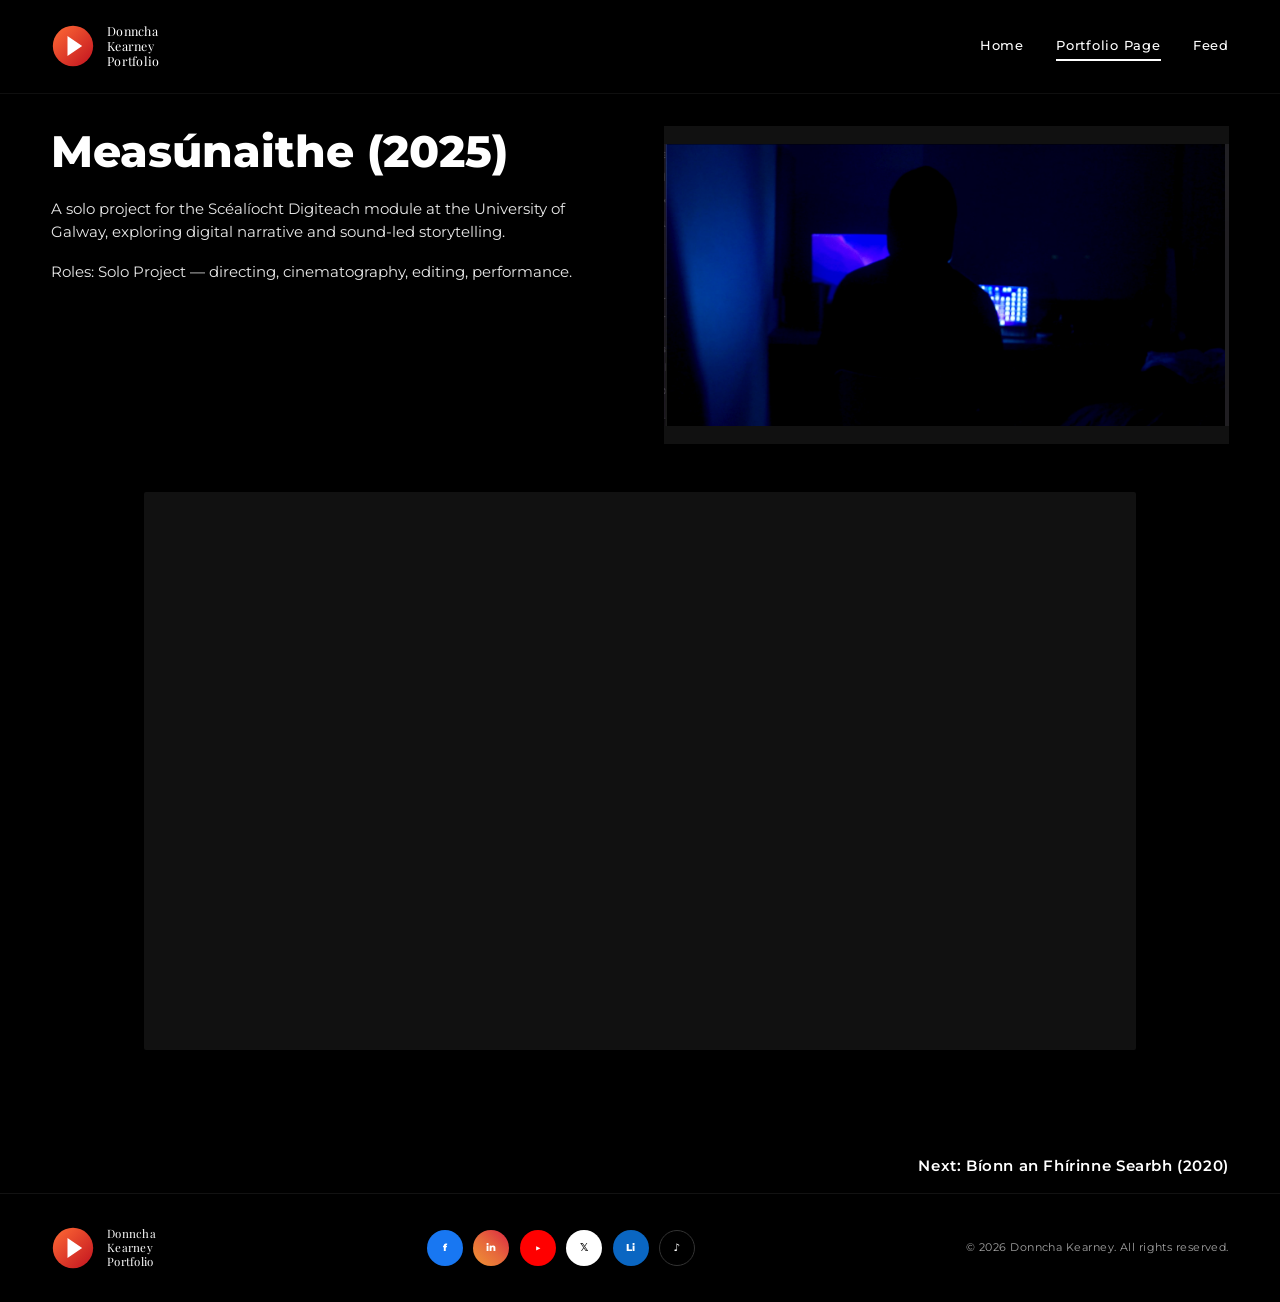
<file: project-measunaithe.html>
<!DOCTYPE html>
<html lang="en">
  <head>
    <meta charset="UTF-8" />
    <meta name="viewport" content="width=device-width, initial-scale=1.0" />
    <title>Measúnaithe (2025) — Donncha Kearney</title>
    <link rel="preconnect" href="https://fonts.googleapis.com" />
    <link rel="preconnect" href="https://fonts.gstatic.com" crossorigin />
    <link
      href="https://fonts.googleapis.com/css2?family=Montserrat:wght@400;500;600;700;800&family=Playfair+Display:wght@500;600&display=swap"
      rel="stylesheet"
    />
    <link rel="stylesheet" href="css/styles.css" />
  </head>
  <body>
    <header class="site-header site-header--fixed">
      <a href="index.html" class="brand" aria-label="Donncha Kearney Portfolio home">
        <svg class="brand__icon" viewBox="0 0 48 48" aria-hidden="true">
          <defs>
            <linearGradient id="lgM" x1="0%" y1="0%" x2="100%" y2="100%">
              <stop offset="0%" style="stop-color: #ff6b35" />
              <stop offset="100%" style="stop-color: #c1121f" />
            </linearGradient>
          </defs>
          <circle cx="24" cy="24" r="22" fill="url(#lgM)" />
          <path d="M18 13v22l16-11-16-11z" fill="#ffffff" />
        </svg>
        <span class="brand__text">
          <span>Donncha</span>
          <span>Kearney</span>
          <span>Portfolio</span>
        </span>
      </a>
      <nav class="site-nav" aria-label="Primary">
        <a href="index.html">Home</a>
        <a href="portfolio.html" class="is-active">Portfolio Page</a>
        <a href="feed.html">Feed</a>
      </nav>
    </header>

    <section class="project-split">
      <div class="project-split__grid">
        <div>
          <h1 class="project-split__title">Measúnaithe (2025)</h1>
          <div class="project-split__body">
            <p>
              A solo project for the Scéalíocht Digiteach module at the University of Galway, exploring
              digital narrative and sound-led storytelling.
            </p>
            <p>Roles: Solo Project — directing, cinematography, editing, performance.</p>
          </div>
        </div>
        <div class="project-split__visual">
          <img
            src="assets/STILLS/measunaithe-still.png"
            alt="Measúnaithe still"
            width="1400"
            height="875"
            loading="lazy"
          />
        </div>
      </div>
      <div class="video-block">
        <div class="video-block__inner">
          <iframe
            title="Measúnaithe — embedded video"
            allow="accelerometer; autoplay; clipboard-write; encrypted-media; gyroscope; picture-in-picture; web-share"
            allowfullscreen
            loading="lazy"
            data-youtube-key="measunaithe"
          ></iframe>
        </div>
      </div>
    </section>

    <a class="project-next" href="project-bionn-an-fhirinne-searbh.html"
      >Next: Bíonn an Fhírinne Searbh (2020)</a
    >

    <footer class="site-footer">
      <a href="index.html" class="brand">
        <svg class="brand__icon" viewBox="0 0 48 48" aria-hidden="true">
          <defs>
            <linearGradient id="lgMF" x1="0%" y1="0%" x2="100%" y2="100%">
              <stop offset="0%" style="stop-color: #ff6b35" />
              <stop offset="100%" style="stop-color: #c1121f" />
            </linearGradient>
          </defs>
          <circle cx="24" cy="24" r="22" fill="url(#lgMF)" />
          <path d="M18 13v22l16-11-16-11z" fill="#ffffff" />
        </svg>
        <span class="brand__text">
          <span>Donncha</span>
          <span>Kearney</span>
          <span>Portfolio</span>
        </span>
      </a>
      <div class="social-row" aria-label="Social links">
        <a class="social--fb" href="#" aria-label="Facebook">f</a>
        <a class="social--ig" href="#" aria-label="Instagram">in</a>
        <a class="social--yt" href="#" aria-label="YouTube">▶</a>
        <a class="social--x" href="#" aria-label="X">𝕏</a>
        <a class="social--li" href="#" aria-label="LinkedIn">Li</a>
        <a class="social--tt" href="#" aria-label="TikTok">♪</a>
      </div>
      <p class="footer-copy">© 2026 Donncha Kearney. All rights reserved.</p>
    </footer>
    <script src="js/videos.js"></script>
    <script src="js/embed.js"></script>
  </body>
</html>
</file>
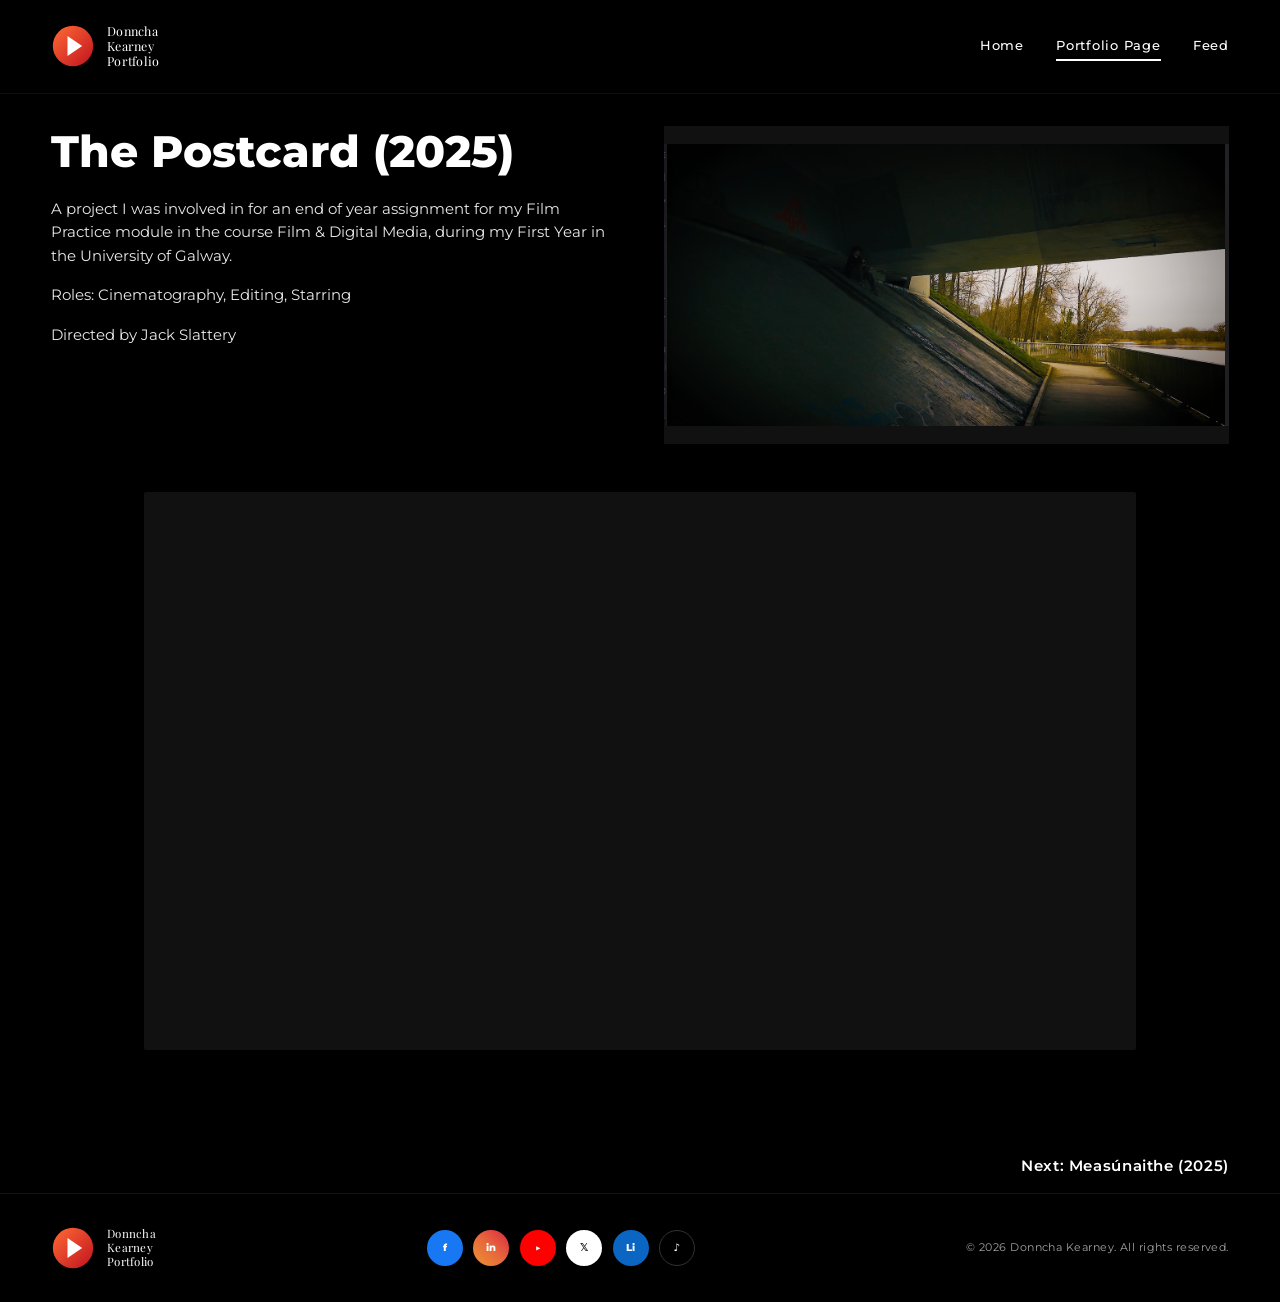
<file: project-the-postcard.html>
<!DOCTYPE html>
<html lang="en">
  <head>
    <meta charset="UTF-8" />
    <meta name="viewport" content="width=device-width, initial-scale=1.0" />
    <title>The Postcard (2025) — Donncha Kearney</title>
    <link rel="preconnect" href="https://fonts.googleapis.com" />
    <link rel="preconnect" href="https://fonts.gstatic.com" crossorigin />
    <link
      href="https://fonts.googleapis.com/css2?family=Montserrat:wght@400;500;600;700;800&family=Playfair+Display:wght@500;600&display=swap"
      rel="stylesheet"
    />
    <link rel="stylesheet" href="css/styles.css" />
  </head>
  <body>
    <header class="site-header site-header--fixed">
      <a href="index.html" class="brand" aria-label="Donncha Kearney Portfolio home">
        <svg class="brand__icon" viewBox="0 0 48 48" aria-hidden="true">
          <defs>
            <linearGradient id="lgPC" x1="0%" y1="0%" x2="100%" y2="100%">
              <stop offset="0%" style="stop-color: #ff6b35" />
              <stop offset="100%" style="stop-color: #c1121f" />
            </linearGradient>
          </defs>
          <circle cx="24" cy="24" r="22" fill="url(#lgPC)" />
          <path d="M18 13v22l16-11-16-11z" fill="#ffffff" />
        </svg>
        <span class="brand__text">
          <span>Donncha</span>
          <span>Kearney</span>
          <span>Portfolio</span>
        </span>
      </a>
      <nav class="site-nav" aria-label="Primary">
        <a href="index.html">Home</a>
        <a href="portfolio.html" class="is-active">Portfolio Page</a>
        <a href="feed.html">Feed</a>
      </nav>
    </header>

    <section class="project-split">
      <div class="project-split__grid">
        <div>
          <h1 class="project-split__title">The Postcard (2025)</h1>
          <div class="project-split__body">
            <p>
              A project I was involved in for an end of year assignment for my Film Practice module in the
              course Film &amp; Digital Media, during my First Year in the University of Galway.
            </p>
            <p>Roles: Cinematography, Editing, Starring</p>
            <p>Directed by Jack Slattery</p>
          </div>
        </div>
        <div class="project-split__visual">
          <img
            src="assets/STILLS/the-postcard-still.png"
            alt="The Postcard still"
            width="1400"
            height="875"
            loading="lazy"
          />
        </div>
      </div>
      <div class="video-block">
        <div class="video-block__inner">
          <iframe
            title="The Postcard — embedded video"
            allow="accelerometer; autoplay; clipboard-write; encrypted-media; gyroscope; picture-in-picture; web-share"
            allowfullscreen
            loading="lazy"
            data-youtube-key="postcard"
          ></iframe>
        </div>
      </div>
    </section>

    <a class="project-next" href="project-measunaithe.html">Next: Measúnaithe (2025)</a>

    <footer class="site-footer">
      <a href="index.html" class="brand">
        <svg class="brand__icon" viewBox="0 0 48 48" aria-hidden="true">
          <defs>
            <linearGradient id="lgPCF" x1="0%" y1="0%" x2="100%" y2="100%">
              <stop offset="0%" style="stop-color: #ff6b35" />
              <stop offset="100%" style="stop-color: #c1121f" />
            </linearGradient>
          </defs>
          <circle cx="24" cy="24" r="22" fill="url(#lgPCF)" />
          <path d="M18 13v22l16-11-16-11z" fill="#ffffff" />
        </svg>
        <span class="brand__text">
          <span>Donncha</span>
          <span>Kearney</span>
          <span>Portfolio</span>
        </span>
      </a>
      <div class="social-row" aria-label="Social links">
        <a class="social--fb" href="#" aria-label="Facebook">f</a>
        <a class="social--ig" href="#" aria-label="Instagram">in</a>
        <a class="social--yt" href="#" aria-label="YouTube">▶</a>
        <a class="social--x" href="#" aria-label="X">𝕏</a>
        <a class="social--li" href="#" aria-label="LinkedIn">Li</a>
        <a class="social--tt" href="#" aria-label="TikTok">♪</a>
      </div>
      <p class="footer-copy">© 2026 Donncha Kearney. All rights reserved.</p>
    </footer>
    <script src="js/videos.js"></script>
    <script src="js/embed.js"></script>
  </body>
</html>
</file>
<file: css/styles.css>
/* Donncha Kearney Portfolio — reference-matched styles */

:root {
  --bg: #000000;
  --bg-panel: #1a1a1a;
  --text: #ffffff;
  --text-muted: #a3a3a3;
  --accent: #e63946;
  --accent-hot: #ff2d2d;
  --logo-orange: #ff6b35;
  --logo-red: #c1121f;
  --form-cream: #f5f0e8;
  --form-input: #0a0a0a;
  --radius-btn: 2px;
  --font-sans: "Montserrat", system-ui, -apple-system, sans-serif;
  --font-serif: "Playfair Display", Georgia, serif;
  --max-w: 1200px;
  --header-pad: 1.5rem 4%;
}

*,
*::before,
*::after {
  box-sizing: border-box;
}

html {
  scroll-behavior: smooth;
}

body {
  margin: 0;
  background: var(--bg);
  color: var(--text);
  font-family: var(--font-sans);
  font-size: 15px;
  line-height: 1.55;
  min-height: 100vh;
  display: flex;
  flex-direction: column;
}

a {
  color: inherit;
  text-decoration: none;
}

img {
  max-width: 100%;
  height: auto;
  display: block;
}

/* ---------- Header ---------- */

.site-header {
  display: flex;
  align-items: center;
  justify-content: space-between;
  flex-wrap: wrap;
  gap: 1rem;
  padding: var(--header-pad);
  position: relative;
  z-index: 100;
}

.site-header--fixed {
  position: sticky;
  top: 0;
  background: rgba(0, 0, 0, 0.92);
  backdrop-filter: blur(8px);
  border-bottom: 1px solid rgba(255, 255, 255, 0.06);
}

.brand {
  display: flex;
  align-items: center;
  gap: 0.75rem;
}

.brand__icon {
  width: 44px;
  height: 44px;
  flex-shrink: 0;
}

.brand__text {
  display: flex;
  flex-direction: column;
  font-family: var(--font-serif);
  font-size: 0.78rem;
  line-height: 1.2;
  letter-spacing: 0.02em;
}

.site-nav {
  display: flex;
  align-items: center;
  gap: 2rem;
  font-size: 0.8rem;
  font-weight: 500;
  text-transform: none;
  letter-spacing: 0.06em;
}

.site-nav a {
  padding: 0.25rem 0;
  border-bottom: 2px solid transparent;
  transition: border-color 0.2s, color 0.2s;
}

.site-nav a:hover {
  color: var(--text-muted);
}

.site-nav a.is-active {
  border-bottom-color: currentColor;
}

/* ---------- Buttons ---------- */

.btn {
  display: inline-flex;
  align-items: center;
  justify-content: center;
  padding: 0.85rem 2.25rem;
  font-family: var(--font-sans);
  font-size: 0.72rem;
  font-weight: 700;
  letter-spacing: 0.2em;
  text-transform: uppercase;
  border: none;
  cursor: pointer;
  border-radius: var(--radius-btn);
  transition: transform 0.15s, background 0.2s, color 0.2s;
}

.btn:active {
  transform: scale(0.98);
}

.btn--primary {
  background: var(--accent);
  color: #000000;
}

.btn--primary:hover {
  background: var(--accent-hot);
  color: #000000;
}

.btn--light {
  background: var(--accent);
  color: #ffffff;
  letter-spacing: 0.15em;
}

.btn--light:hover {
  background: var(--accent-hot);
}

/* ---------- Home hero ---------- */

.hero {
  flex: 1;
  display: flex;
  flex-direction: column;
  align-items: center;
  justify-content: center;
  text-align: center;
  padding: 3rem 1.5rem 5rem;
  min-height: calc(100vh - 180px);
}

.hero__kicker {
  color: var(--accent);
  font-size: 0.7rem;
  font-weight: 600;
  letter-spacing: 0.35em;
  text-transform: uppercase;
  margin-bottom: 1.25rem;
}

.hero__title {
  margin: 0;
  font-size: clamp(2.5rem, 8vw, 4.75rem);
  font-weight: 800;
  line-height: 1.05;
  letter-spacing: 0.04em;
  text-transform: uppercase;
}

.hero__year {
  margin: 0.35rem 0 0;
  font-size: clamp(2.5rem, 8vw, 4.75rem);
  font-weight: 800;
  letter-spacing: 0.04em;
}

.hero__cta {
  margin-top: 2.5rem;
}

/* ---------- Section titles ---------- */

.section-title {
  margin: 0 0 0.5rem;
  font-size: clamp(1.75rem, 4vw, 2.5rem);
  font-weight: 800;
  letter-spacing: 0.08em;
  text-transform: uppercase;
  text-align: center;
}

.section-title__line {
  width: 120px;
  height: 3px;
  background: var(--accent);
  margin: 0 auto 3rem;
  border: none;
}

.section-title--left {
  text-align: left;
}

.section-title--left + .section-title__line {
  margin-left: 0;
  margin-right: auto;
}

/* ---------- Completed projects (staggered) ---------- */

.completed {
  padding: 5rem 4% 4rem;
  background: var(--bg-panel);
}

.completed__inner {
  max-width: var(--max-w);
  margin: 0 auto;
}

.completed-grid {
  display: grid;
  grid-template-columns: 1fr 1fr;
  gap: 2rem 2.5rem;
  align-items: start;
}

@media (max-width: 900px) {
  .completed-grid {
    grid-template-columns: 1fr;
  }

  .completed-grid__col--offset {
    margin-top: 0 !important;
  }
}

.completed-grid__col--offset {
  margin-top: 3.5rem;
}

.project-card {
  cursor: pointer;
  transition: opacity 0.2s;
}

.project-card:hover {
  opacity: 0.92;
}

.project-card__media {
  aspect-ratio: 16 / 9;
  overflow: hidden;
  background: #111;
}

.project-card__media img {
  width: 100%;
  height: 100%;
  object-fit: contain;
}

.project-card__title {
  margin: 1rem 0 0.35rem;
  font-size: 1rem;
  font-weight: 800;
  letter-spacing: 0.12em;
  text-transform: uppercase;
}

.project-card__meta {
  font-size: 0.72rem;
  color: var(--text-muted);
  letter-spacing: 0.06em;
  text-transform: uppercase;
}

.completed__cta {
  margin-top: 3rem;
}

/* ---------- About + Contact ---------- */

.about-contact {
  padding: 5rem 4%;
}

.about-contact__inner {
  max-width: var(--max-w);
  margin: 0 auto;
}

.about-grid {
  display: grid;
  grid-template-columns: minmax(240px, 0.9fr) 1.2fr;
  gap: 3rem;
  align-items: start;
}

@media (max-width: 800px) {
  .about-grid {
    grid-template-columns: 1fr;
  }
}

.about__photo-wrap {
  position: relative;
  max-width: 340px;
  overflow: hidden;
  background: #111;
}

.about__photo-wrap img {
  width: 100%;
  height: auto;
  display: block;
  filter: grayscale(100%);
}

.about__lead {
  font-size: 1.5rem;
  font-weight: 700;
  margin: 0 0 1.5rem;
}

.about__lead span.accent {
  color: var(--accent);
}

.about__body p {
  margin: 0 0 1rem;
  color: var(--text);
  font-size: 0.95rem;
  max-width: 38rem;
}

.about__cta-wrap {
  text-align: center;
  margin-top: 3rem;
}

.contact-block {
  display: grid;
  grid-template-columns: 1fr 1.1fr;
  gap: 2.5rem;
  margin-top: 5rem;
  padding-top: 4rem;
  border-top: 1px solid rgba(255, 255, 255, 0.08);
}

@media (max-width: 900px) {
  .contact-block {
    grid-template-columns: 1fr;
  }
}

.contact-block__heading {
  margin: 0 0 2rem;
  font-size: clamp(1.5rem, 3vw, 2rem);
  font-weight: 800;
  letter-spacing: 0.06em;
  text-transform: uppercase;
  line-height: 1.15;
}

.contact-block__label {
  font-size: 0.7rem;
  letter-spacing: 0.2em;
  text-transform: uppercase;
  color: var(--text-muted);
  margin-bottom: 0.75rem;
}

.contact-block__detail {
  font-size: 1rem;
  margin: 0 0 0.5rem;
}

.contact-form-wrap {
  background: #2a2a2a;
  padding: 1.25rem;
  border-radius: 2px;
}

.contact-form {
  background: var(--form-cream);
  color: #111;
  padding: 1.75rem 1.5rem 2rem;
  border-radius: 2px;
}

.contact-form h3 {
  margin: 0 0 0.35rem;
  font-size: 1.1rem;
  font-weight: 800;
}

.contact-form p.sub {
  margin: 0 0 1.25rem;
  font-size: 0.8rem;
  color: #333;
}

.contact-form .row {
  display: grid;
  grid-template-columns: 1fr 1fr;
  gap: 0.65rem;
  margin-bottom: 0.65rem;
}

@media (max-width: 600px) {
  .contact-form .row {
    grid-template-columns: 1fr;
  }
}

.contact-form input,
.contact-form textarea {
  width: 100%;
  padding: 0.65rem 0.75rem;
  border: none;
  background: var(--form-input);
  color: #eee;
  font-family: var(--font-sans);
  font-size: 0.85rem;
  border-radius: 2px;
}

.contact-form input::placeholder,
.contact-form textarea::placeholder {
  color: #888;
}

.contact-form textarea {
  min-height: 140px;
  resize: vertical;
  margin-bottom: 1rem;
}

.contact-form .btn {
  width: 100%;
  background: var(--accent);
  color: #fff;
}

.contact-form .btn:hover {
  background: var(--accent-hot);
}

/* ---------- Portfolio page grid ---------- */

.page-main {
  flex: 1;
  padding: 2rem 4% 4rem;
}

.portfolio-title {
  margin: 0 0 2.5rem;
  font-size: clamp(3rem, 10vw, 5rem);
  font-weight: 800;
  letter-spacing: 0.02em;
}

.portfolio-inner {
  max-width: 1280px;
  margin: 0 auto;
}

.portfolio-grid {
  display: grid;
  grid-template-columns: repeat(3, 1fr);
  gap: 2.5rem 2rem;
}

@media (max-width: 1024px) {
  .portfolio-grid {
    grid-template-columns: repeat(2, 1fr);
  }
}

@media (max-width: 560px) {
  .portfolio-grid {
    grid-template-columns: 1fr;
  }
}

.portfolio-item__media {
  aspect-ratio: 16 / 9;
  overflow: hidden;
  background: #111;
}

.portfolio-item__media img {
  width: 100%;
  height: 100%;
  object-fit: contain;
}

.portfolio-item__head {
  display: flex;
  justify-content: space-between;
  align-items: baseline;
  gap: 1rem;
  margin-top: 1rem;
}

.portfolio-item__title {
  margin: 0;
  font-size: 1rem;
  font-weight: 700;
}

.portfolio-item__num {
  font-size: 0.85rem;
  font-weight: 600;
  color: var(--text-muted);
  letter-spacing: 0.1em;
}

.portfolio-item__desc {
  margin: 0.65rem 0 0;
  font-size: 0.88rem;
  color: #e5e5e5;
}

.portfolio-item__roles {
  margin-top: 0.5rem;
  font-size: 0.88rem;
  color: var(--text-muted);
}

.portfolio-item {
  transition: opacity 0.2s;
}

.portfolio-item:hover {
  opacity: 0.95;
}

/* ---------- Project split layout ---------- */

.project-split {
  padding: 2rem 4% 4rem;
  max-width: 1400px;
  margin: 0 auto;
}

.project-split__grid {
  display: grid;
  grid-template-columns: 1fr 1fr;
  gap: 3rem;
  align-items: start;
}

@media (max-width: 900px) {
  .project-split__grid {
    grid-template-columns: 1fr;
  }
}

.project-split__title {
  margin: 0 0 1.25rem;
  font-size: clamp(1.75rem, 4vw, 2.75rem);
  font-weight: 800;
  line-height: 1.15;
}

.project-split__body {
  font-size: 0.95rem;
  color: #e8e8e8;
}

.project-split__body p {
  margin: 0 0 1rem;
}

.project-split__visual {
  aspect-ratio: 16 / 9;
  overflow: hidden;
  background: #111;
}

.project-split__visual img {
  width: 100%;
  height: 100%;
  object-fit: contain;
}

/* Video block */
.video-block {
  margin: 3rem auto 0;
  max-width: 1000px;
  padding: 0 0.25rem;
}

.video-block__inner {
  position: relative;
  aspect-ratio: 16 / 9;
  background: #111;
  overflow: hidden;
  border-radius: 2px;
}

.video-block__inner iframe {
  position: absolute;
  inset: 0;
  width: 100%;
  height: 100%;
  border: 0;
}

.project-next {
  display: block;
  text-align: right;
  margin: 2.5rem 4% 1rem;
  font-size: 0.95rem;
  font-weight: 600;
  letter-spacing: 0.04em;
}

.project-next:hover {
  color: var(--accent);
}

/* ---------- Mosaic project layout ---------- */

.project-mosaic {
  padding: 0 4% 2rem;
  max-width: 1400px;
  margin: 0 auto;
}

.project-mosaic__grid {
  display: grid;
  grid-template-columns: 1fr 1.15fr;
  grid-template-rows: auto auto;
  gap: 0;
  border-top: 1px solid rgba(255, 255, 255, 0.15);
}

@media (max-width: 900px) {
  .project-mosaic__grid {
    grid-template-columns: 1fr;
  }
}

.mosaic-cell {
  min-height: 200px;
  border: 1px solid rgba(255, 255, 255, 0.08);
  border-top: none;
  overflow: hidden;
}

.mosaic-cell--date {
  padding: 2rem 1.5rem;
  display: flex;
  flex-direction: column;
  justify-content: flex-end;
  background: var(--bg);
}

.mosaic-date-label {
  font-size: 0.7rem;
  color: var(--text-muted);
  text-transform: uppercase;
  letter-spacing: 0.15em;
  margin-bottom: 0.5rem;
}

.mosaic-date-value {
  font-size: 2.5rem;
  font-weight: 600;
  letter-spacing: 0.06em;
}

.mosaic-cell--hero {
  padding: 0;
  min-height: 320px;
}

.mosaic-cell--hero img {
  width: 100%;
  height: 100%;
  object-fit: cover;
  min-height: 320px;
}

.mosaic-cell--wide {
  padding: 0;
  min-height: 280px;
}

.mosaic-cell--wide img {
  width: 100%;
  height: 100%;
  object-fit: cover;
  min-height: 280px;
}

.mosaic-cell--void {
  background: var(--bg);
  min-height: 200px;
}

/* ---------- Feed ---------- */

.feed-empty {
  flex: 1;
  display: flex;
  align-items: center;
  justify-content: center;
  min-height: 60vh;
  padding: 4rem 1.5rem;
}

.feed-empty p {
  margin: 0;
  font-size: clamp(1.25rem, 3vw, 1.75rem);
  font-weight: 500;
  letter-spacing: 0.04em;
  color: var(--text-muted);
  text-align: center;
}

.blog-main {
  flex: 1;
  padding: 3rem 4% 5rem;
  max-width: 800px;
  margin: 0 auto;
}

.blog-main h1 {
  font-size: clamp(2rem, 5vw, 2.75rem);
  font-weight: 800;
  letter-spacing: 0.06em;
  text-transform: uppercase;
  margin: 0 0 2rem;
}

.blog-post {
  padding: 1.5rem 0;
  border-bottom: 1px solid rgba(255, 255, 255, 0.1);
}

.blog-post__date {
  font-size: 0.75rem;
  color: var(--accent);
  letter-spacing: 0.12em;
  text-transform: uppercase;
  margin-bottom: 0.35rem;
}

.blog-post h2 {
  margin: 0 0 0.5rem;
  font-size: 1.25rem;
}

.blog-post p {
  margin: 0;
  color: var(--text-muted);
  font-size: 0.92rem;
}

/* ---------- Footer ---------- */

.site-footer {
  margin-top: auto;
  padding: 2rem 4%;
  display: flex;
  flex-wrap: wrap;
  align-items: center;
  justify-content: space-between;
  gap: 1.5rem;
  border-top: 1px solid rgba(255, 255, 255, 0.07);
}

.site-footer .brand__text {
  font-size: 0.72rem;
}

.social-row {
  display: flex;
  align-items: center;
  justify-content: center;
  gap: 0.65rem;
  flex: 1;
}

.social-row a {
  width: 36px;
  height: 36px;
  border-radius: 50%;
  display: flex;
  align-items: center;
  justify-content: center;
  font-size: 0.65rem;
  font-weight: 800;
  color: #fff;
  transition: transform 0.15s, opacity 0.2s;
}

.social-row a:hover {
  transform: scale(1.08);
  opacity: 0.9;
}

.social--fb {
  background: #1877f2;
}
.social--ig {
  background: linear-gradient(45deg, #f09433, #e6683c, #dc2743);
}
.social--yt {
  background: #ff0000;
}
.social--x {
  background: #fff;
  color: #000 !important;
}
.social--li {
  background: #0a66c2;
}
.social--tt {
  background: #000;
  border: 1px solid #333;
}

.footer-copy {
  font-size: 0.7rem;
  color: var(--text-muted);
  letter-spacing: 0.04em;
}

/* ---------- Utilities ---------- */

.sr-only {
  position: absolute;
  width: 1px;
  height: 1px;
  padding: 0;
  margin: -1px;
  overflow: hidden;
  clip: rect(0, 0, 0, 0);
  border: 0;
}
</file>
